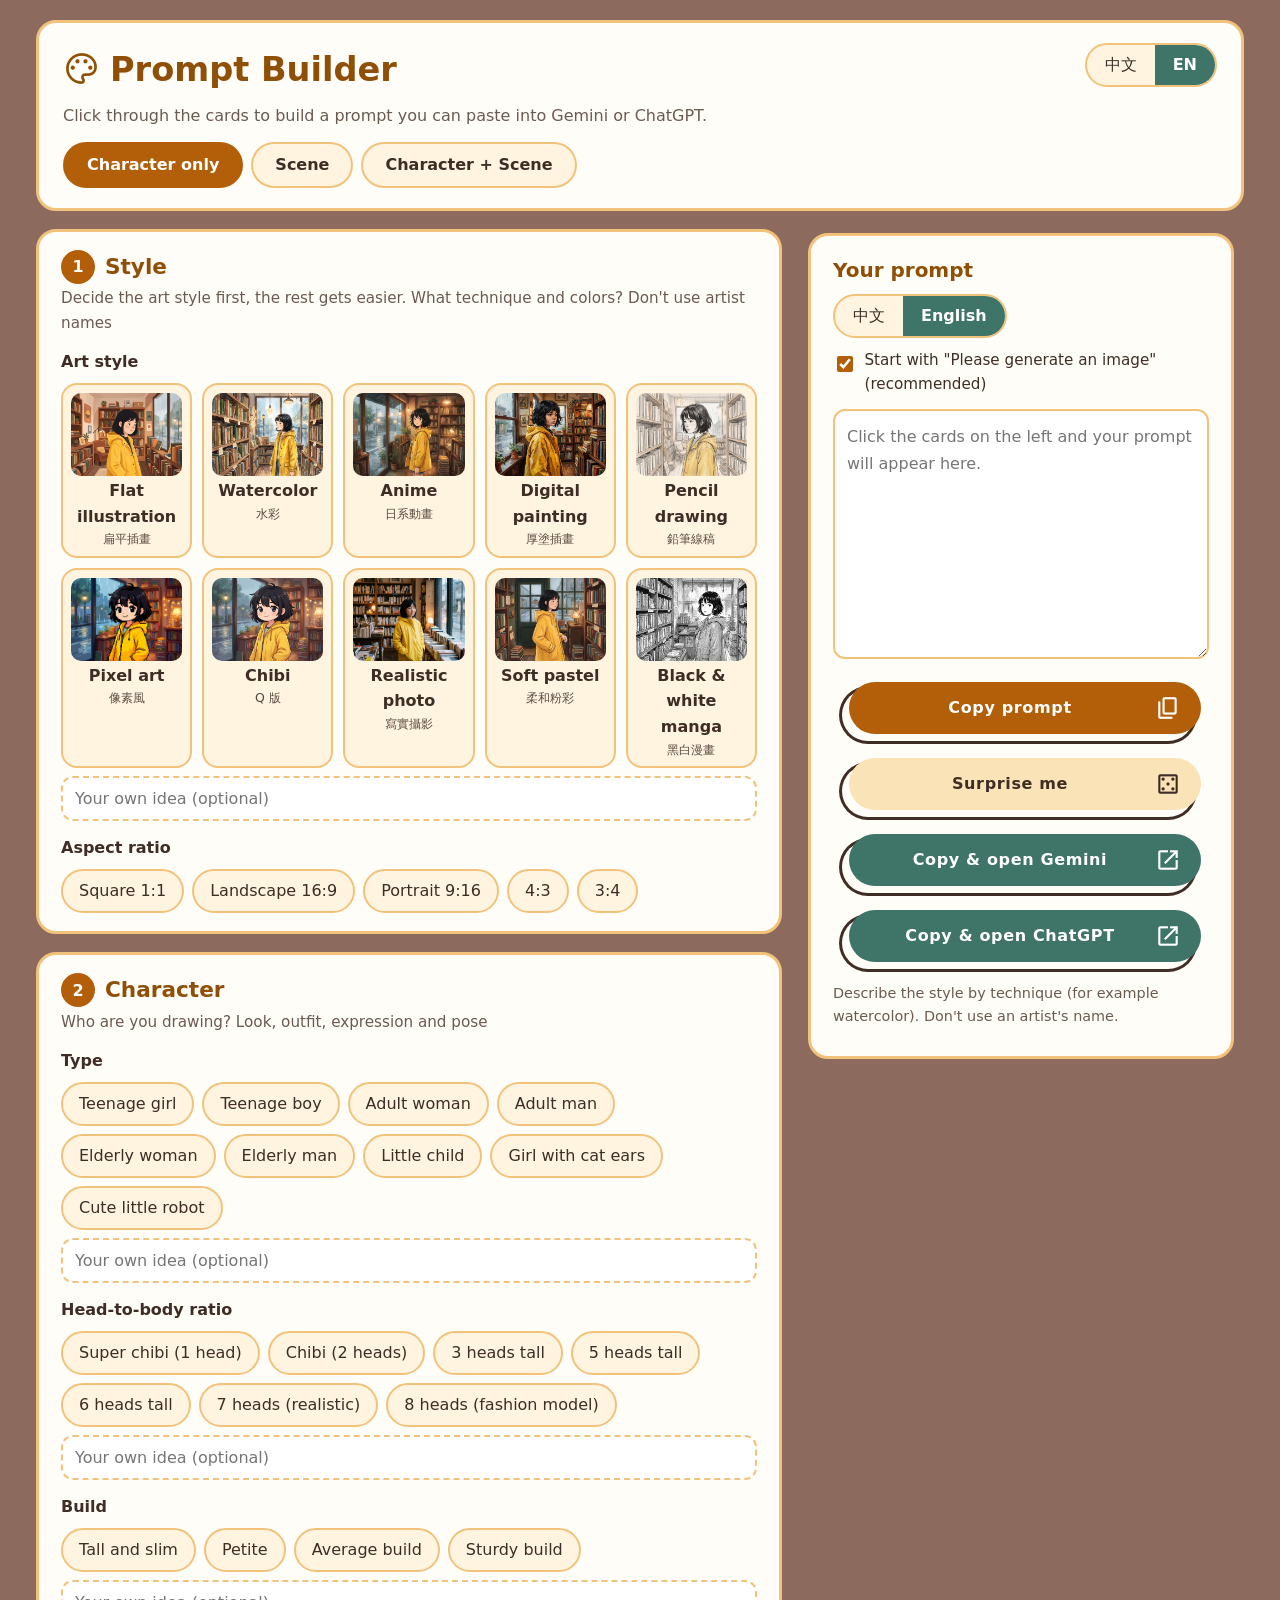
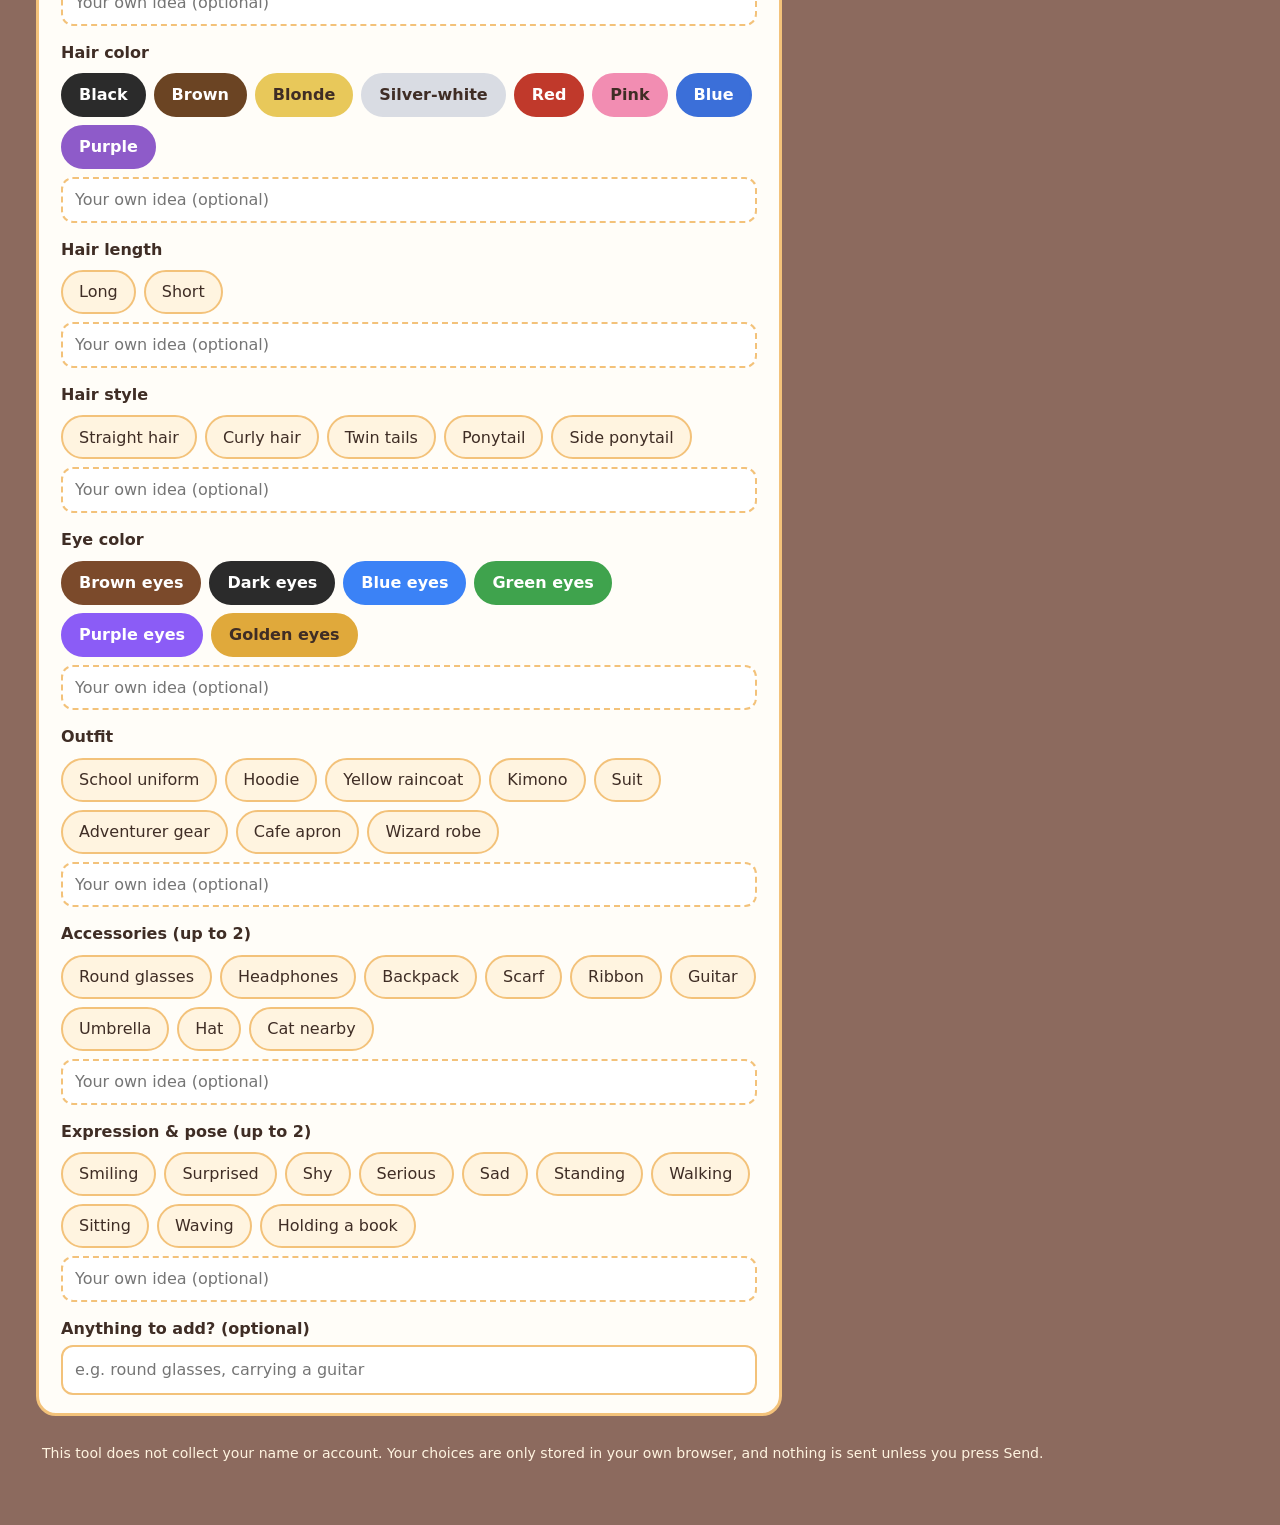
<file: index.html>
<!doctype html>
<html lang="zh-Hant">
<head>
<meta charset="utf-8">
<meta name="viewport" content="width=device-width, initial-scale=1">
<title>提示詞填空小工具</title>
<link rel="preconnect" href="https://fonts.googleapis.com">
<link rel="stylesheet" href="https://fonts.googleapis.com/css2?family=Material+Symbols+Outlined:opsz,wght,FILL,GRAD@24,400,0,0&icon_names=accessibility_new,arrow_downward,arrow_forward,arrow_upward,auto_awesome,brush,casino,chat,close,cloud,content_copy,contrast,crop_landscape,crop_square,dark_mode,directions_walk,edit,face,flare,grid_view,landscape,lightbulb,menu_book,movie,nightlife,open_in_new,palette,panorama,person,photo_camera,rotate_right,search,send,sentiment_satisfied,videocam,visibility,water_drop,wb_sunny,wb_twilight,window&display=block">
<style>
:root{
  --bg:#8C6A5E; --paper:#FFFDF8; --cream:#FFF4E0; --line:#F3C27A; --ink:#3F2D25; --sub:#6B5A50;
  --brown:#8F4F06; --orange:#B35F0A; --orange-soft:#FBE3B8; --teal:#3F7468; --red:#B5412F; --ok:#2F6E4C;
  --outline:#3F2D25;
}
*{box-sizing:border-box}
html{-webkit-text-size-adjust:100%}
body{margin:0;background:var(--bg);color:var(--ink);font-family:"Noto Sans TC","PingFang TC","Microsoft JhengHei",system-ui,sans-serif;line-height:1.6}
button,input,textarea{font:inherit;color:inherit}
button{cursor:pointer}
:focus-visible{outline:3px solid #1d4ed8;outline-offset:3px}

/* Material Symbols：字型載入成功才顯示，失敗就乾脆不顯示圖示 */
.mi{display:none;font-family:"Material Symbols Outlined";font-weight:400;font-style:normal;font-size:22px;line-height:1;letter-spacing:normal;text-transform:none;white-space:nowrap;direction:ltr;-webkit-font-feature-settings:"liga";font-feature-settings:"liga";-webkit-font-smoothing:antialiased}
html.mi-ready .mi{display:inline-block;vertical-align:middle}

.wrap{max-width:1240px;margin:0 auto;padding:20px 16px 60px}
header.top,.card,.box{background:var(--paper);border:3px solid var(--line);border-radius:20px;padding:18px 22px;margin-bottom:18px}
header.top{padding:20px 24px}
header.top h1{margin:0;font-size:clamp(1.5rem,3.4vw,2.1rem);color:var(--brown);display:flex;align-items:center;gap:10px}
header.top h1 .mi{font-size:1.1em}
header.top p{margin:6px 0 0;color:var(--sub)}
.tabs{display:flex;gap:8px;margin-top:14px;flex-wrap:wrap}
.tab{border:2px solid var(--line);background:var(--cream);border-radius:999px;padding:8px 22px;font-weight:700;min-height:44px}
.tab[aria-selected="true"]{background:var(--orange);border-color:var(--orange);color:#fff}
.layout{display:grid;grid-template-columns:minmax(0,1fr) 440px;gap:22px;align-items:start}
.panel{position:sticky;top:12px;max-height:calc(100vh - 24px);overflow:auto;padding:4px 10px 10px 4px}
.card h2{margin:0;font-size:1.35rem;color:var(--brown);display:flex;align-items:center;gap:10px}
.num{display:inline-grid;place-items:center;width:34px;height:34px;border-radius:50%;background:var(--orange);color:#fff;font-size:1rem}
.hint{margin:2px 0 10px;color:var(--sub);font-size:.95rem}
fieldset{border:0;margin:14px 0 0;padding:0;min-width:0}
legend{font-weight:700;margin-bottom:8px;padding:0}
.opts{display:flex;flex-wrap:wrap;gap:8px}
.toprow{display:flex;justify-content:space-between;align-items:flex-start;gap:12px;flex-wrap:wrap}
.chip.color{font-weight:700;text-shadow:none}
.chip.color.on{outline:4px solid var(--ink);outline-offset:2px}
.chip.color.on::before{content:"✓ "}

/* 選項：圓角膠囊、實線外框 */
.chip{border:2px solid var(--line);background:var(--cream);border-radius:999px;padding:6px 16px;min-height:44px}
.chip.on,.tile.on{background:var(--orange);border-color:var(--orange);color:#fff;font-weight:700}
.tiles{display:grid;grid-template-columns:repeat(auto-fill,minmax(118px,1fr));gap:10px}
.tile{display:flex;flex-direction:column;align-items:center;gap:2px;border:2px solid var(--line);background:var(--cream);border-radius:16px;padding:8px;text-align:center}
.thumb{display:grid;place-items:center;width:100%;aspect-ratio:4/3;border-radius:10px;background:#fff;overflow:hidden;color:var(--brown)}
.thumb .mi{font-size:44px}
.thumb img{width:100%;height:100%;object-fit:cover;display:block}
.thumb.has-img .mi{display:none!important}
.lbl{font-weight:700}
.sub{font-size:.78rem;opacity:.85;line-height:1.3}
.tile.on .sub{opacity:1}
.gcustom{display:block;width:100%;margin-top:8px;border:2px dashed var(--line);border-radius:12px;padding:8px 12px;background:#fff}
.gcustom:focus{border-style:solid}
.field{display:block;margin-top:14px}
.field span{display:block;font-weight:700;margin-bottom:4px}
.field input,.field textarea{width:100%;border:2px solid var(--line);border-radius:12px;padding:10px 12px;background:#fff}
.box h2{margin:0 0 8px;font-size:1.25rem;color:var(--brown)}
.seg{display:inline-flex;border:2px solid var(--line);border-radius:999px;overflow:hidden;background:var(--cream)}
.seg button{border:0;background:transparent;padding:6px 18px;min-height:40px}
.seg button[aria-pressed="true"]{background:var(--teal);color:#fff;font-weight:700}
#out{width:100%;min-height:250px;margin-top:12px;border:2px solid var(--line);border-radius:12px;padding:12px;background:#fff;resize:vertical;white-space:pre-wrap;line-height:1.7}
.row{display:flex;flex-wrap:wrap;gap:20px 26px;margin-top:16px;padding-left:8px}
.row.stack{flex-direction:column;align-items:stretch;gap:16px;padding-right:8px}

/* 動作按鈕：膠囊形實色，後面錯開一圈黑色外框，圖示在右邊 */
.btn{position:relative;display:inline-flex;align-items:center;justify-content:center;min-height:52px;padding:10px 30px;margin:0 0 8px 8px;border:0;border-radius:999px;font-weight:700;letter-spacing:.04em;text-decoration:none;color:#fff;
  box-shadow:-7px 7px 0 0 var(--paper),-7px 7px 0 3px var(--outline);transition:transform .08s,box-shadow .08s}
html.mi-ready .btn{padding-right:60px}
.btn .mi{position:absolute;right:20px;top:50%;transform:translateY(-50%);font-size:26px}
.btn:active{transform:translate(-3px,3px);box-shadow:-4px 4px 0 0 var(--paper),-4px 4px 0 3px var(--outline)}
.btn.primary{background:var(--orange)}
.btn.teal{background:var(--teal)}
.btn.ghost{background:var(--orange-soft);color:var(--ink)}
.btn[disabled]{opacity:.6;cursor:not-allowed}
.note{font-size:.9rem;color:var(--sub);margin:12px 0 0}
.miss{background:var(--orange-soft);border-radius:12px;padding:8px 12px;font-size:.92rem;margin-top:10px}
.check{display:flex;gap:8px;align-items:flex-start;margin-top:10px;font-size:.95rem}
.check input{margin-top:6px;width:20px;height:20px;accent-color:var(--orange)}
.status{margin-top:10px;font-weight:700}
.status.ok{color:var(--ok)} .status.err{color:var(--red)}
footer{color:#FFF4E0;font-size:.88rem;margin-top:8px;padding:0 6px}

/* 複製後跳出的小問卷 */
dialog#fbDialog{width:min(640px,calc(100vw - 24px));max-height:calc(100vh - 24px);overflow:auto;border:4px solid var(--line);border-radius:20px;background:var(--paper);color:var(--ink);padding:22px 24px}
dialog#fbDialog::backdrop{background:rgba(63,45,37,.6)}
dialog#fbDialog h2{margin:0 0 6px;color:var(--brown);font-size:1.3rem}
.fbpart{margin:18px 0 0;padding:6px 12px;border-radius:8px;background:var(--orange-soft);font-weight:700;color:var(--brown)}
.q{margin-top:14px}
.q p{margin:0 0 6px;font-weight:700}
.scale{display:grid;grid-template-columns:repeat(5,1fr);gap:6px}
.scale button,.pick button{border:2px solid var(--line);background:var(--cream);border-radius:12px;padding:8px 4px;min-height:44px}
.scale small{display:block;font-size:.72rem;opacity:.85}
.pick{display:flex;flex-wrap:wrap;gap:6px}
.pick button{padding:8px 16px;border-radius:999px}
.scale button[aria-pressed="true"],.pick button[aria-pressed="true"]{background:var(--teal);border-color:var(--teal);color:#fff;font-weight:700}
.fbtn{display:flex;flex-wrap:wrap;gap:16px 24px;margin-top:20px;padding-left:8px}
.fab{position:fixed;right:20px;bottom:24px;z-index:20}
.fab[hidden]{display:none}

/* 手機：提示詞區塊排在卡片後面，底部固定「複製、隨機」 */
.mobilebar{display:none}
@media (max-width:960px){
  .layout{grid-template-columns:1fr}
  .panel{position:static;max-height:none;padding:0}
  .wrap{padding-bottom:130px}
  .mobilebar{display:flex;justify-content:center;gap:14px 26px;position:fixed;left:0;right:0;bottom:0;padding:12px 18px 20px 26px;background:var(--paper);border-top:3px solid var(--line);z-index:10}
  .mobilebar .btn{flex:1;max-width:280px;margin-bottom:6px}
  .fab{bottom:96px}
}
@media (max-width:480px){.btn{letter-spacing:0}}
@media (prefers-reduced-motion:reduce){*{scroll-behavior:auto!important;transition:none!important}}

</style>
</head>
<body>
<div class="wrap">
  <header class="top">
    <div class="toprow">
      <h1><span class="mi">palette</span><span data-ui="h1"></span></h1>
      <div class="seg" role="group" aria-label="Interface language / 介面語言">
        <button type="button" id="uiZh" aria-pressed="true">中文</button>
        <button type="button" id="uiEn" aria-pressed="false">EN</button>
      </div>
    </div>
    <p data-ui="intro"></p>
    <div class="tabs" role="tablist">
      <button class="tab" role="tab" data-tab="person" aria-selected="true" data-ui="tabPerson"></button>
      <button class="tab" role="tab" data-tab="scene" aria-selected="false" data-ui="tabScene"></button>
      <button class="tab" role="tab" data-tab="both" aria-selected="false" data-ui="tabBoth"></button>
    </div>
  </header>

  <div class="layout">
    <main id="cards"></main>

    <aside class="panel">
      <section class="box">
        <h2 data-ui="outTitle"></h2>
        <div class="row" style="margin-top:0;align-items:center;padding-left:0">
          <div class="seg" role="group">
            <button type="button" id="langZh" aria-pressed="true" data-ui="langZh"></button>
            <button type="button" id="langEn" aria-pressed="false" data-ui="langEn"></button>
          </div>
        </div>
        <label class="check"><input type="checkbox" id="prefix" checked><span data-ui="prefixLabel"></span></label>
        <textarea id="out" readonly></textarea>
        <div id="miss" class="miss" hidden></div>
        <div id="transNote" class="miss" hidden data-ui="transNote"></div>
        <div class="row stack">
          <button type="button" class="btn primary" id="copy"><span class="mi">content_copy</span><span data-ui="btnCopy"></span></button>
          <button type="button" class="btn ghost" id="random"><span class="mi">casino</span><span data-ui="btnRandom"></span></button>
          <a class="btn teal" id="openGemini" href="https://gemini.google.com/app" target="_blank" rel="noopener noreferrer"><span class="mi">open_in_new</span><span data-ui="btnGemini"></span></a>
          <a class="btn teal" id="openGpt" href="https://chatgpt.com/" target="_blank" rel="noopener noreferrer"><span class="mi">open_in_new</span><span data-ui="btnGpt"></span></a>
        </div>
        <p class="note" data-ui="tip"></p>
        <div id="copyStatus" class="status" role="status" aria-live="polite"></div>
      </section>
    </aside>
  </div>
  <footer data-ui="footer"></footer>
</div>

<div class="mobilebar">
  <button type="button" class="btn primary" id="copyM"><span class="mi">content_copy</span><span data-ui="btnCopy"></span></button>
  <button type="button" class="btn ghost" id="randomM"><span class="mi">casino</span><span data-ui="btnRandom"></span></button>
</div>

<button type="button" class="btn primary fab" id="fbFab" hidden><span class="mi">chat</span><span data-ui="btnReopen"></span></button>

<dialog id="fbDialog" aria-labelledby="fbTitle">
  <form id="fbForm" novalidate>
    <h2 id="fbTitle" data-ui="modalTitle"></h2>
    <p class="note" data-ui="modalIntro"></p>
    <p class="note" data-ui="fbNote"></p>

    <p class="fbpart" data-ui="fbPart1"></p>
    <div class="q"><p data-ui="qWait"></p><div class="pick" id="qChange" role="group"></div></div>
    <div class="q"><p data-ui="q1"></p><div class="scale" id="qHelpful" role="group"></div></div>

    <p class="fbpart" data-ui="fbPart2"></p>
    <div class="q"><p data-ui="q2"></p><div class="pick" id="qWorked" role="group"></div></div>
    <div class="q"><p data-ui="q3"></p><div class="pick" id="qAi" role="group"></div></div>
    <label class="field"><span data-ui="q4"></span><textarea id="qComment" rows="3" maxlength="600" data-ui-ph="q4Ph"></textarea></label>
    <label class="check"><input type="checkbox" id="qSendPrompt"><span data-ui="consent"></span></label>

    <div class="fbtn">
      <button type="submit" class="btn primary" id="fbSubmit"><span class="mi">send</span><span data-ui="submit"></span></button>
      <button type="button" class="btn ghost" id="fbLater"><span class="mi">close</span><span data-ui="btnLater"></span></button>
    </div>
    <div id="fbStatus" class="status" role="status" aria-live="polite"></div>
  </form>
</dialog>

<script>
'use strict';
/* ===== 老師設定區（回收學生的小問卷）=====
   不用 Google 表單。把下面三項依你選的服務填好（步驟請看 README.md）：
   - Web3Forms：ENDPOINT 'https://api.web3forms.com/submit'，EXTRA 填 { access_key: '你的金鑰', subject: '提示詞工具回饋' }
   - Formspree：ENDPOINT 'https://formspree.io/f/你的代號'
   - Supabase：ENDPOINT 'https://專案.supabase.co/rest/v1/feedback'，HEADERS 填 apikey 與 Authorization
   沒填 ENDPOINT 的話，學生按「送出」只會看到提示，不會真的傳送。 */
const CONFIG = {
  ENDPOINT: 'https://api.web3forms.com/submit',
  HEADERS: {},
  EXTRA: { access_key: '6b141ce7-a34b-4608-98ea-0edbdde5c45f', subject: '提示詞工具回饋' }
};

const DATA = {"cards": [{"key": "subject", "title": "人物", "titleEn": "Character", "hint": "畫誰？外觀、服裝、表情動作", "hintEn": "Who are you drawing? Look, outfit, expression and pose", "text": {"key": "extra", "label": "想再補充什麼？（選填）", "labelEn": "Anything to add? (optional)", "placeholder": "例：戴著圓框眼鏡、背著吉他", "placeholderEn": "e.g. round glasses, carrying a guitar"}, "groups": [{"key": "type", "label": "類型", "labelEn": "Type", "mode": "single", "max": 1, "view": "chip", "opts": [{"id": "girl", "zh": "少女", "en": "a teenage girl", "icon": "", "labelEn": "Teenage girl"}, {"id": "boy", "zh": "少年", "en": "a teenage boy", "icon": "", "labelEn": "Teenage boy"}, {"id": "woman", "zh": "成年女性", "en": "an adult woman", "icon": "", "labelEn": "Adult woman"}, {"id": "man", "zh": "成年男性", "en": "an adult man", "icon": "", "labelEn": "Adult man"}, {"id": "grandma", "zh": "老奶奶", "en": "an elderly woman", "icon": "", "labelEn": "Elderly woman"}, {"id": "grandpa", "zh": "老爺爺", "en": "an elderly man", "icon": "", "labelEn": "Elderly man"}, {"id": "child", "zh": "小孩", "en": "a little child", "icon": "", "labelEn": "Little child"}, {"id": "catgirl", "zh": "貓耳少女", "en": "a girl with cat ears", "icon": "", "labelEn": "Girl with cat ears"}, {"id": "robot", "zh": "小機器人", "en": "a cute little robot", "icon": "", "labelEn": "Cute little robot"}], "custom": true}, {"key": "proportion", "label": "頭身比", "labelEn": "Head-to-body ratio", "mode": "single", "max": 1, "view": "chip", "opts": [{"id": "pr_1", "zh": "1 頭身（超 Q 版）", "en": "super-deformed chibi, 1 head tall", "icon": "", "labelEn": "Super chibi (1 head)"}, {"id": "pr_2", "zh": "2 頭身（Q 版）", "en": "chibi, 2 heads tall", "icon": "", "labelEn": "Chibi (2 heads)"}, {"id": "pr_3", "zh": "3 頭身", "en": "3 heads tall, cute stylized proportions", "icon": "", "labelEn": "3 heads tall"}, {"id": "pr_5", "zh": "5 頭身", "en": "5 heads tall proportions", "icon": "", "labelEn": "5 heads tall"}, {"id": "pr_6", "zh": "6 頭身", "en": "6 heads tall proportions", "icon": "", "labelEn": "6 heads tall"}, {"id": "pr_7", "zh": "7 頭身（寫實比例）", "en": "7 heads tall, realistic proportions", "icon": "", "labelEn": "7 heads (realistic)"}, {"id": "pr_8", "zh": "8 頭身（模特兒比例）", "en": "8 heads tall, fashion model proportions", "icon": "", "labelEn": "8 heads (fashion model)"}], "custom": true}, {"key": "build", "label": "體型", "labelEn": "Build", "mode": "single", "max": 1, "view": "chip", "opts": [{"id": "b_slim", "zh": "瘦高", "en": "tall and slim", "icon": "", "labelEn": "Tall and slim"}, {"id": "b_petite", "zh": "嬌小", "en": "petite", "icon": "", "labelEn": "Petite"}, {"id": "b_avg", "zh": "普通體型", "en": "average build", "icon": "", "labelEn": "Average build"}, {"id": "b_sturdy", "zh": "壯碩", "en": "sturdy build", "icon": "", "labelEn": "Sturdy build"}], "custom": true}, {"key": "hairColor", "label": "髮色", "labelEn": "Hair color", "mode": "single", "max": 1, "view": "chip", "opts": [{"id": "hc_black", "zh": "黑色", "en": "black", "icon": "", "labelEn": "Black", "color": "#2B2B2B"}, {"id": "hc_brown", "zh": "咖啡色", "en": "brown", "icon": "", "labelEn": "Brown", "color": "#6B4423"}, {"id": "hc_blonde", "zh": "金色", "en": "blonde", "icon": "", "labelEn": "Blonde", "color": "#E8C85A"}, {"id": "hc_silver", "zh": "銀白色", "en": "silver-white", "icon": "", "labelEn": "Silver-white", "color": "#D9DCE3"}, {"id": "hc_red", "zh": "紅色", "en": "red", "icon": "", "labelEn": "Red", "color": "#C0392B"}, {"id": "hc_pink", "zh": "粉紅色", "en": "pink", "icon": "", "labelEn": "Pink", "color": "#F28DB2"}, {"id": "hc_blue", "zh": "藍色", "en": "blue", "icon": "", "labelEn": "Blue", "color": "#3B6FD9"}, {"id": "hc_purple", "zh": "紫色", "en": "purple", "icon": "", "labelEn": "Purple", "color": "#8E5BC9"}], "custom": true}, {"key": "hairLength", "label": "髮長", "labelEn": "Hair length", "mode": "single", "max": 1, "view": "chip", "opts": [{"id": "hl_long", "zh": "長髮", "en": "long", "icon": "", "labelEn": "Long"}, {"id": "hl_short", "zh": "短髮", "en": "short", "icon": "", "labelEn": "Short"}], "custom": true}, {"key": "hairStyle", "label": "髮型", "labelEn": "Hair style", "mode": "single", "max": 1, "view": "chip", "opts": [{"id": "hs_straight", "zh": "直髮", "en": "straight hair", "icon": "", "labelEn": "Straight hair"}, {"id": "hs_curly", "zh": "捲髮", "en": "curly hair", "icon": "", "labelEn": "Curly hair"}, {"id": "hs_twin", "zh": "雙馬尾", "en": "twin tails", "icon": "", "labelEn": "Twin tails"}, {"id": "hs_pony", "zh": "單馬尾", "en": "a ponytail", "icon": "", "labelEn": "Ponytail"}, {"id": "hs_side", "zh": "側馬尾", "en": "a side ponytail", "icon": "", "labelEn": "Side ponytail"}], "custom": true}, {"key": "eyes", "label": "眼睛顏色", "labelEn": "Eye color", "mode": "single", "max": 1, "view": "chip", "opts": [{"id": "e_brown", "zh": "咖啡色眼睛", "en": "brown eyes", "icon": "", "labelEn": "Brown eyes", "color": "#7B4A2B"}, {"id": "e_black", "zh": "黑色眼睛", "en": "dark eyes", "icon": "", "labelEn": "Dark eyes", "color": "#2B2B2B"}, {"id": "e_blue", "zh": "藍色眼睛", "en": "blue eyes", "icon": "", "labelEn": "Blue eyes", "color": "#3B82F6"}, {"id": "e_green", "zh": "綠色眼睛", "en": "green eyes", "icon": "", "labelEn": "Green eyes", "color": "#3FA34D"}, {"id": "e_purple", "zh": "紫色眼睛", "en": "purple eyes", "icon": "", "labelEn": "Purple eyes", "color": "#8B5CF6"}, {"id": "e_gold", "zh": "金色眼睛", "en": "golden eyes", "icon": "", "labelEn": "Golden eyes", "color": "#E0A93B"}], "custom": true}, {"key": "outfit", "label": "服裝", "labelEn": "Outfit", "mode": "single", "max": 1, "view": "chip", "opts": [{"id": "out_uni", "zh": "穿學生制服", "en": "wearing a school uniform", "icon": "", "labelEn": "School uniform"}, {"id": "out_hood", "zh": "穿連帽衛衣", "en": "wearing a hoodie", "icon": "", "labelEn": "Hoodie"}, {"id": "out_rain", "zh": "穿黃色雨衣", "en": "wearing a yellow raincoat", "icon": "", "labelEn": "Yellow raincoat"}, {"id": "out_kimono", "zh": "穿和服", "en": "wearing a kimono", "icon": "", "labelEn": "Kimono"}, {"id": "out_suit", "zh": "穿西裝", "en": "wearing a suit", "icon": "", "labelEn": "Suit"}, {"id": "out_adv", "zh": "穿冒險者裝備", "en": "wearing adventurer gear", "icon": "", "labelEn": "Adventurer gear"}, {"id": "out_apron", "zh": "穿咖啡店圍裙", "en": "wearing a cafe apron", "icon": "", "labelEn": "Cafe apron"}, {"id": "out_robe", "zh": "穿魔法師長袍", "en": "wearing a wizard robe", "icon": "", "labelEn": "Wizard robe"}], "custom": true}, {"key": "accessory", "label": "配件（最多選 2 個）", "labelEn": "Accessories (up to 2)", "mode": "multi", "max": 2, "view": "chip", "opts": [{"id": "acc_glasses", "zh": "圓框眼鏡", "en": "round glasses", "icon": "", "labelEn": "Round glasses"}, {"id": "acc_head", "zh": "耳機", "en": "headphones", "icon": "", "labelEn": "Headphones"}, {"id": "acc_bag", "zh": "背包", "en": "a backpack", "icon": "", "labelEn": "Backpack"}, {"id": "acc_scarf", "zh": "圍巾", "en": "a scarf", "icon": "", "labelEn": "Scarf"}, {"id": "acc_ribbon", "zh": "蝴蝶結", "en": "a ribbon", "icon": "", "labelEn": "Ribbon"}, {"id": "acc_guitar", "zh": "吉他", "en": "carrying a guitar", "icon": "", "labelEn": "Guitar"}, {"id": "acc_umb", "zh": "雨傘", "en": "holding an umbrella", "icon": "", "labelEn": "Umbrella"}, {"id": "acc_hat", "zh": "帽子", "en": "wearing a hat", "icon": "", "labelEn": "Hat"}, {"id": "acc_cat", "zh": "身邊有一隻貓", "en": "with a cat beside them", "icon": "", "labelEn": "Cat nearby"}], "custom": true}, {"key": "mood", "label": "表情與動作（最多選 2 個）", "labelEn": "Expression & pose (up to 2)", "mode": "multi", "max": 2, "view": "chip", "opts": [{"id": "m_smile", "zh": "微笑", "en": "smiling", "icon": "", "labelEn": "Smiling"}, {"id": "m_surprise", "zh": "驚訝", "en": "looking surprised", "icon": "", "labelEn": "Surprised"}, {"id": "m_shy", "zh": "害羞", "en": "looking shy", "icon": "", "labelEn": "Shy"}, {"id": "m_serious", "zh": "認真", "en": "with a serious expression", "icon": "", "labelEn": "Serious"}, {"id": "m_sad", "zh": "難過", "en": "looking sad", "icon": "", "labelEn": "Sad"}, {"id": "m_stand", "zh": "站著", "en": "standing", "icon": "", "labelEn": "Standing"}, {"id": "m_walk", "zh": "走路", "en": "walking", "icon": "", "labelEn": "Walking"}, {"id": "m_sit", "zh": "坐著", "en": "sitting", "icon": "", "labelEn": "Sitting"}, {"id": "m_wave", "zh": "揮手", "en": "waving", "icon": "", "labelEn": "Waving"}, {"id": "m_book", "zh": "拿著書", "en": "holding a book", "icon": "", "labelEn": "Holding a book"}], "custom": true}], "num": 1}, {"key": "scene", "title": "場景", "titleEn": "Scene", "hint": "在哪裡？什麼天氣、時間？", "hintEn": "Where? What weather and time?", "text": {"key": "placeText", "label": "或自己寫一個地點（選填）", "labelEn": "Or write your own place (optional)", "placeholder": "例：山上的小木屋", "placeholderEn": "e.g. a cabin in the mountains"}, "groups": [{"key": "place", "label": "地點", "labelEn": "Place", "mode": "single", "max": 1, "view": "chip", "opts": [{"id": "p_book", "zh": "雨天的小書店", "en": "in a small bookstore on a rainy day", "icon": "", "labelEn": "Small bookstore on a rainy day"}, {"id": "p_class", "zh": "教室", "en": "in a classroom", "icon": "", "labelEn": "Classroom"}, {"id": "p_market", "zh": "熱鬧的夜市", "en": "at a lively night market", "icon": "", "labelEn": "Lively night market"}, {"id": "p_forest", "zh": "森林", "en": "in a forest", "icon": "", "labelEn": "Forest"}, {"id": "p_sea", "zh": "海邊", "en": "at the seaside", "icon": "", "labelEn": "Seaside"}, {"id": "p_cafe", "zh": "咖啡廳", "en": "in a cozy cafe", "icon": "", "labelEn": "Cozy cafe"}, {"id": "p_street", "zh": "城市街頭", "en": "on a city street", "icon": "", "labelEn": "City street"}, {"id": "p_stars", "zh": "星空下", "en": "under a starry sky", "icon": "", "labelEn": "Starry sky"}, {"id": "p_white", "zh": "純白背景（角色設定圖）", "en": "on a plain white background, character design sheet", "icon": "", "labelEn": "Plain white background (character sheet)"}], "custom": false}], "num": 2}, {"key": "camera", "title": "鏡頭", "titleEn": "Camera", "hint": "距離多遠？從哪個角度看？", "hintEn": "How far away? From which angle?", "text": null, "groups": [{"key": "distance", "label": "距離", "labelEn": "Distance", "mode": "single", "max": 1, "view": "tile", "opts": [{"id": "d_long", "zh": "遠景", "en": "long shot", "icon": "landscape", "labelEn": "Long shot"}, {"id": "d_full", "zh": "全身", "en": "full shot", "icon": "accessibility_new", "labelEn": "Full shot"}, {"id": "d_mid", "zh": "半身", "en": "medium shot", "icon": "person", "labelEn": "Medium shot"}, {"id": "d_close", "zh": "近拍", "en": "close-up", "icon": "face", "labelEn": "Close-up"}, {"id": "d_extreme", "zh": "特寫", "en": "extreme close-up", "icon": "visibility", "labelEn": "Extreme close-up"}], "tabs": ["both"], "custom": true}, {"key": "sceneDistance", "label": "距離", "labelEn": "Distance", "mode": "single", "max": 1, "view": "tile", "opts": [{"id": "sd_ext", "zh": "極遠景", "en": "extreme long shot, vast view", "icon": "landscape", "labelEn": "Extreme wide shot"}, {"id": "sd_estab", "zh": "全景", "en": "establishing shot of the whole place", "icon": "panorama", "labelEn": "Establishing shot"}, {"id": "sd_mid", "zh": "中景", "en": "medium shot of one area", "icon": "crop_landscape", "labelEn": "Medium shot"}, {"id": "sd_object", "zh": "物件特寫", "en": "extreme close-up of a single object", "icon": "search", "labelEn": "Object close-up"}], "tabs": ["scene"], "custom": true}, {"key": "angle", "label": "角度", "labelEn": "Angle", "mode": "single", "max": 1, "view": "tile", "opts": [{"id": "a_eye", "zh": "平視", "en": "eye-level angle", "icon": "arrow_forward", "labelEn": "Eye-level angle"}, {"id": "a_high", "zh": "俯角", "en": "high angle shot, from above", "icon": "arrow_downward", "labelEn": "High angle (from above)"}, {"id": "a_low", "zh": "仰角", "en": "low angle shot, from below", "icon": "arrow_upward", "labelEn": "Low angle (from below)"}, {"id": "a_pov", "zh": "第一人稱", "en": "point-of-view shot", "icon": "videocam", "labelEn": "Point of view"}, {"id": "a_dutch", "zh": "斜角構圖", "en": "Dutch angle", "icon": "rotate_right", "labelEn": "Dutch angle (tilted)"}, {"id": "a_back", "zh": "背影", "en": "from behind", "icon": "directions_walk", "labelEn": "From behind"}], "custom": true}], "num": 3}, {"key": "light", "title": "光影", "titleEn": "Lighting", "hint": "什麼樣的光？（最多選 2 個）", "hintEn": "What kind of light? (choose up to 2)", "text": null, "groups": [{"key": "light", "label": "光影", "labelEn": "Lighting (up to 2)", "mode": "multi", "max": 2, "view": "tile", "opts": [{"id": "l_soft", "zh": "柔光", "en": "soft lighting", "icon": "cloud", "labelEn": "Soft lighting"}, {"id": "l_back", "zh": "逆光", "en": "backlighting", "icon": "contrast", "labelEn": "Backlighting"}, {"id": "l_cine", "zh": "電影燈光", "en": "cinematic lighting", "icon": "movie", "labelEn": "Cinematic lighting"}, {"id": "l_rays", "zh": "耶穌光", "en": "god rays", "icon": "flare", "labelEn": "God rays"}, {"id": "l_hard", "zh": "艷陽強陰影", "en": "hard shadows", "icon": "wb_sunny", "labelEn": "Hard shadows"}, {"id": "l_studio", "zh": "攝影棚光", "en": "studio lighting", "icon": "lightbulb", "labelEn": "Studio lighting"}, {"id": "l_neon", "zh": "霓虹光", "en": "neon glow", "icon": "nightlife", "labelEn": "Neon glow"}, {"id": "l_window", "zh": "窗外射入的光", "en": "volumetric light through the window", "icon": "window", "labelEn": "Light through the window"}, {"id": "l_golden", "zh": "夕陽金色光", "en": "golden hour light", "icon": "wb_twilight", "labelEn": "Golden hour"}, {"id": "l_night", "zh": "夜晚微光", "en": "faint glowing light in the dark", "icon": "dark_mode", "labelEn": "Faint glow in the dark"}], "custom": true}], "num": 4}, {"key": "style", "title": "風格", "titleEn": "Style", "hint": "先決定畫風，後面的選擇會比較好想。什麼畫法、色調？不要填畫家名字喔", "hintEn": "Decide the art style first, the rest gets easier. What technique and colors? Don't use artist names", "text": null, "groups": [{"key": "style", "label": "畫法", "labelEn": "Art style", "mode": "single", "max": 1, "view": "tile", "opts": [{"id": "s_flat", "zh": "扁平插畫", "en": "flat illustration", "icon": "crop_square", "labelEn": "Flat illustration"}, {"id": "s_water", "zh": "水彩", "en": "watercolor painting", "icon": "water_drop", "labelEn": "Watercolor"}, {"id": "s_anime", "zh": "日系動畫", "en": "Japanese anime style", "icon": "auto_awesome", "labelEn": "Anime"}, {"id": "s_paint", "zh": "厚塗插畫", "en": "digital painting with rich brush strokes", "icon": "brush", "labelEn": "Digital painting"}, {"id": "s_pencil", "zh": "鉛筆線稿", "en": "pencil line drawing", "icon": "edit", "labelEn": "Pencil drawing"}, {"id": "s_pixel", "zh": "像素風", "en": "pixel art", "icon": "grid_view", "labelEn": "Pixel art"}, {"id": "s_chibi", "zh": "Q 版", "en": "chibi style", "icon": "sentiment_satisfied", "tabs": ["person", "both"], "labelEn": "Chibi"}, {"id": "s_photo", "zh": "寫實攝影", "en": "realistic photo", "icon": "photo_camera", "labelEn": "Realistic photo"}, {"id": "s_pastel", "zh": "柔和粉彩", "en": "soft pastel colors", "icon": "palette", "labelEn": "Soft pastel"}, {"id": "s_manga", "zh": "黑白漫畫", "en": "black and white manga with screentones", "icon": "menu_book", "labelEn": "Black & white manga"}], "custom": true}, {"key": "ratio", "label": "畫面比例", "labelEn": "Aspect ratio", "mode": "single", "max": 1, "view": "chip", "opts": [{"id": "r_11", "zh": "1:1 正方形", "en": "1:1 square", "icon": "", "labelEn": "Square 1:1"}, {"id": "r_169", "zh": "16:9 橫式", "en": "16:9 landscape", "icon": "", "labelEn": "Landscape 16:9"}, {"id": "r_916", "zh": "9:16 直式", "en": "9:16 portrait", "icon": "", "labelEn": "Portrait 9:16"}, {"id": "r_43", "zh": "4:3", "en": "4:3", "icon": "", "labelEn": "4:3"}, {"id": "r_34", "zh": "3:4", "en": "3:4", "icon": "", "labelEn": "3:4"}], "custom": false}], "num": 5}, {"key": "avoid", "title": "不要什麼", "titleEn": "Avoid", "hint": "想避開的東西（可多選）", "hintEn": "Things to keep out of the picture (choose any)", "text": {"key": "avoidText", "label": "其他不要的東西（選填）", "labelEn": "Anything else to avoid? (optional)", "placeholder": "例：不要下雨", "placeholderEn": "e.g. no rain"}, "groups": [{"key": "avoid", "label": "不要出現", "labelEn": "Keep out of the picture", "mode": "multi", "max": 8, "view": "chip", "opts": [{"id": "v_text", "zh": "文字", "en": "text", "icon": "", "labelEn": "Text"}, {"id": "v_wm", "zh": "浮水印", "en": "watermark", "icon": "", "labelEn": "Watermark"}, {"id": "v_sign", "zh": "簽名", "en": "signature", "icon": "", "labelEn": "Signature"}, {"id": "v_blur", "zh": "模糊", "en": "blur", "icon": "", "labelEn": "Blur"}, {"id": "v_lowres", "zh": "低解析度", "en": "low resolution", "icon": "", "labelEn": "Low resolution"}, {"id": "v_fingers", "zh": "多餘的手指", "en": "extra fingers", "icon": "", "labelEn": "Extra fingers"}, {"id": "v_hands", "zh": "變形的手", "en": "deformed hands", "icon": "", "labelEn": "Deformed hands"}, {"id": "v_limbs", "zh": "多餘的肢體", "en": "extra limbs", "icon": "", "labelEn": "Extra limbs"}], "custom": false}], "num": 6}], "defaults": {"avoid": ["v_text", "v_wm"]}, "ui": {"zh": {"pageTitle": "提示詞填空小工具", "h1": "提示詞填空小工具", "intro": "一格一格點選，組出貼給 Gemini 或 ChatGPT 生圖的提示詞。", "tabPerson": "單純人物", "tabScene": "場景", "tabBoth": "人物＋場景", "outTitle": "你的提示詞", "langZh": "中文", "langEn": "English", "prefixLabel": "開頭加上「請幫我生成一張圖片」（建議開著）", "outPlaceholder": "在左邊點選卡片，提示詞就會出現在這裡。", "btnCopy": "複製提示詞", "btnGemini": "複製並開啟 Gemini", "btnGpt": "複製並開啟 ChatGPT", "btnRandom": "隨機幫我填", "tip": "風格請用「畫法」描述，不要填畫家的名字。", "missPrefix": "還沒選：", "missSuffix": "（沒選也可以，AI 會自己決定）", "missNames": ["人物類型", "場景", "鏡頭距離", "鏡頭角度", "光影", "風格"], "copyOk": "已複製！到 AI 的對話框貼上就可以了。", "copyEmpty": "還沒有內容可以複製，先在左邊點選幾個選項吧。", "copyFail": "複製失敗，請手動選取上面的文字複製。", "headZh": "請幫我生成一張圖片。", "headEn": "Please generate an image.", "labZh": ["主體", "場景", "鏡頭", "光影", "風格", "畫面比例", "不要出現"], "labEn": ["Subject", "Setting", "Camera", "Lighting", "Style", "Aspect ratio", "Avoid"], "hairWord": "頭髮", "customPh": "自己設定（選填）", "transNote": "英文版裡你自己寫的字會維持中文（Gemini、ChatGPT 看得懂）。用電腦版 Chrome 可以自動翻成英文。", "modalTitle": "提示詞複製好了！等 AI 生圖的時候，來回答幾個小問題吧", "modalIntro": "先到 Gemini 或 ChatGPT 貼上提示詞、按下生圖。等圖片出來的空檔，可以先回答下面第一部分。", "fbPart1": "現在就可以回答", "fbPart2": "圖片出來後再回答（可以先關掉，之後按右下角的按鈕回來）", "qWait": "想一想：看到圖之後，你最想改哪一格？", "qWaitOpts": ["風格", "人物", "場景", "鏡頭", "光影", "不要什麼", "都滿意"], "btnLater": "先收起來，等圖出來再回來", "btnReopen": "回答小問卷", "fbNote": "不用寫名字，不想填也沒關係。", "q1": "① 這個提示詞工具對你有幫助嗎？", "q1Opts": ["完全沒有", "不太有", "普通", "有幫助", "非常有"], "q2": "② 生出來的圖，有達到你想要的效果嗎？", "q2Opts": ["完美達到", "大致達到", "有一點落差", "沒有達到", "還沒去生圖"], "q3": "③ 你用哪個 AI 生圖？", "q3Opts": ["Gemini", "ChatGPT", "其他"], "q4": "④ 哪裡好用？哪裡需要改進？（選填）", "q4Ph": "例如：鏡頭選項很清楚，但我想要更多服裝選擇", "consent": "我同意把剛剛組出的提示詞一起送給老師（選填，方便老師看哪裡可以改進）", "submit": "送出感想", "fbNeedQ1": "請先回答第 ① 題（有沒有幫助）。", "fbNoForm": "老師還沒有設定回收表單，這次感想沒有送出。（設定方法請看 README.md）", "fbOk": "已送出，謝謝你的感想！", "fbErr": "送出失敗，請檢查網路後再試一次。", "footer": "這個工具不會蒐集你的姓名或帳號。你選的內容只存在你自己的瀏覽器裡；只有你按「送出感想」才會把感想送出。"}, "en": {"pageTitle": "Prompt Builder", "h1": "Prompt Builder", "intro": "Click through the cards to build a prompt you can paste into Gemini or ChatGPT.", "tabPerson": "Character only", "tabScene": "Scene", "tabBoth": "Character + Scene", "outTitle": "Your prompt", "langZh": "中文", "langEn": "English", "prefixLabel": "Start with \"Please generate an image\" (recommended)", "outPlaceholder": "Click the cards on the left and your prompt will appear here.", "btnCopy": "Copy prompt", "btnGemini": "Copy & open Gemini", "btnGpt": "Copy & open ChatGPT", "btnRandom": "Surprise me", "tip": "Describe the style by technique (for example watercolor). Don't use an artist's name.", "missPrefix": "Not chosen yet:", "missSuffix": "(optional, the AI will decide)", "missNames": ["Character type", "Scene", "Shot distance", "Camera angle", "Lighting", "Style"], "copyOk": "Copied! Paste it into your AI chat.", "copyEmpty": "Nothing to copy yet. Click a few options on the left first.", "copyFail": "Copy failed. Please select the text above and copy it yourself.", "headZh": "請幫我生成一張圖片。", "headEn": "Please generate an image.", "labZh": ["主體", "場景", "鏡頭", "光影", "風格", "畫面比例", "不要出現"], "labEn": ["Subject", "Setting", "Camera", "Lighting", "Style", "Aspect ratio", "Avoid"], "hairWord": "hair", "customPh": "Your own idea (optional)", "transNote": "Text you wrote yourself stays in its original language in the English prompt (Gemini and ChatGPT can read Chinese). Desktop Chrome can translate it to English automatically.", "modalTitle": "Prompt copied! While the AI draws, answer a few quick questions", "modalIntro": "Paste the prompt into Gemini or ChatGPT and start generating. While you wait for the picture, you can answer Part 1 below.", "fbPart1": "Part 1: answer now", "fbPart2": "Part 2: answer when the picture is ready (you can close this and come back with the button at the bottom right)", "qWait": "Think: after you see the picture, which card would you change first?", "qWaitOpts": ["Style", "Character", "Scene", "Camera", "Lighting", "Avoid", "Happy with all"], "btnLater": "Close for now, come back when the picture is ready", "btnReopen": "Answer the survey", "fbNote": "No name needed. It is fine to skip any question.", "q1": "① Did this tool help you?", "q1Opts": ["Not at all", "A little", "So-so", "Helpful", "Very helpful"], "q2": "② Did the picture turn out the way you wanted?", "q2Opts": ["Perfect", "Mostly", "A bit different", "Not at all", "Haven't generated yet"], "q3": "③ Which AI did you use?", "q3Opts": ["Gemini", "ChatGPT", "Other"], "q4": "④ What worked well? What should be improved? (optional)", "q4Ph": "e.g. The camera options were clear, but I want more outfit choices", "consent": "I agree to send the prompt I just made to the teacher (optional, helps improve the tool)", "submit": "Send", "fbNeedQ1": "Please answer question ① first (was it helpful?).", "fbNoForm": "The survey is not set up yet, so nothing was sent. (See README.md)", "fbOk": "Sent. Thank you!", "fbErr": "Could not send. Please check your connection and try again.", "footer": "This tool does not collect your name or account. Your choices are only stored in your own browser, and nothing is sent unless you press Send."}}};
const ZH = DATA.ui.zh;   /* 提示詞本身的固定文字、問卷送出的值，一律用中文那一份 */
const STORE = 'prompt-tool-person-v1';

const GROUPS = {};
DATA.cards.forEach(c => c.groups.forEach(g => { GROUPS[g.key] = g; }));

/* 三個分頁各自顯示哪幾張卡片；選的內容三個分頁共用 */
const TAB_CARDS = {
  person: ['style', 'subject'],
  scene: ['style', 'scene', 'camera', 'light', 'avoid'],
  both: ['style', 'subject', 'scene', 'camera', 'light', 'avoid']
};
function visibleCards() { return TAB_CARDS[state.tab].map(k => DATA.cards.find(c => c.key === k)).filter(Boolean); }
function groupVisible(g) { return !g.tabs || g.tabs.indexOf(state.tab) >= 0; }
function optVisible(o) { return !o.tabs || o.tabs.indexOf(state.tab) >= 0; }
function visibleGroupKeys() {
  const keys = [];
  visibleCards().forEach(c => c.groups.forEach(g => { if (groupVisible(g)) keys.push(g.key); }));
  return keys;
}

/* Material Symbols 載入成功才顯示圖示 */
if (document.fonts && document.fonts.load) {
  document.fonts.load('24px "Material Symbols Outlined"', 'palette').then(function (f) {
    if (f && f.length) document.documentElement.classList.add('mi-ready');
  }).catch(function () {});
}

/* ---------- 狀態 ---------- */
function defaultUi() {
  const l = (navigator.language || 'zh').toLowerCase();
  return l.indexOf('zh') === 0 ? 'zh' : 'en';
}
function defaults() {
  const sel = {};
  Object.keys(GROUPS).forEach(k => { sel[k] = (DATA.defaults[k] || []).slice(); });
  const ui = defaultUi();
  return { sel: sel, text: {}, gtext: {}, lang: ui === 'en' ? 'en' : 'zh', ui: ui, prefix: true, tab: 'person' };
}
function loadState() {
  const d = defaults();
  try {
    const s = JSON.parse(localStorage.getItem(STORE) || 'null');
    if (s && s.sel) {
      Object.keys(d.sel).forEach(k => { if (Array.isArray(s.sel[k])) d.sel[k] = s.sel[k].filter(id => GROUPS[k].opts.some(o => o.id === id)); });
      d.text = s.text || {};
      d.gtext = s.gtext || {};
      d.lang = s.lang === 'en' ? 'en' : 'zh';
      d.ui = s.ui === 'zh' || s.ui === 'en' ? s.ui : d.ui;
      d.prefix = s.prefix !== false;
      d.tab = TAB_CARDS[s.tab] ? s.tab : 'person';
    }
  } catch (e) { /* 瀏覽器不給存也沒關係 */ }
  return d;
}
let state = loadState();
let UI = DATA.ui[state.ui];
function save() { try { localStorage.setItem(STORE, JSON.stringify(state)); } catch (e) {} }
function isEn() { return state.ui === 'en'; }
function L(zh, en) { return isEn() && en ? en : zh; }

function el(tag, cls, text) {
  const n = document.createElement(tag);
  if (cls) n.className = cls;
  if (text != null) n.textContent = text;
  return n;
}
function picked(key) {
  return state.sel[key].map(id => GROUPS[key].opts.find(o => o.id === id)).filter(Boolean).filter(optVisible);
}

function applyUi() {
  UI = DATA.ui[state.ui];
  document.documentElement.lang = isEn() ? 'en' : 'zh-Hant';
  document.title = UI.pageTitle;
  document.querySelectorAll('[data-ui]').forEach(n => { n.textContent = UI[n.dataset.ui]; });
  document.querySelectorAll('[data-ui-ph]').forEach(n => { n.placeholder = UI[n.dataset.uiPh]; });
  document.getElementById('out').placeholder = UI.outPlaceholder;
  document.getElementById('uiZh').setAttribute('aria-pressed', isEn() ? 'false' : 'true');
  document.getElementById('uiEn').setAttribute('aria-pressed', isEn() ? 'true' : 'false');
}

/* ---------- 畫面 ---------- */
function inkFor(hex) {
  const m = /^#?([0-9a-f]{6})$/i.exec(hex || '');
  if (!m) return '#fff';
  const n = parseInt(m[1], 16);
  const lum = (0.299 * (n >> 16) + 0.587 * ((n >> 8) & 255) + 0.114 * (n & 255)) / 255;
  return lum > 0.62 ? '#3F2D25' : '#FFFFFF';
}
function makeOption(g, opt) {
  const label = isEn() ? (opt.labelEn || opt.en) : opt.zh;
  const b = el('button', g.view === 'tile' ? 'tile' : 'chip');
  b.type = 'button';
  b.dataset.group = g.key;
  b.dataset.id = opt.id;
  b.setAttribute('aria-pressed', 'false');
  if (g.view === 'tile') {
    const th = el('span', 'thumb');
    if (opt.icon) th.appendChild(el('span', 'mi', opt.icon));
    const img = new Image();
    img.alt = '';
    img.onload = function () { th.insertBefore(img, th.firstChild); th.classList.add('has-img'); };
    img.src = 'img/' + opt.id + '.jpg';
    b.appendChild(th);
    b.appendChild(el('span', 'lbl', label));
    b.appendChild(el('span', 'sub', isEn() ? opt.zh : opt.en));
  } else {
    b.textContent = label;
    if (opt.color) {
      b.classList.add('color');
      b.style.background = opt.color;
      b.style.color = inkFor(opt.color);
      b.style.borderColor = opt.color;
    }
  }
  b.addEventListener('click', function () { toggle(g, opt.id); });
  return b;
}

function textInput(cls, getVal, setVal, placeholder, label) {
  const inp = el('input', cls);
  inp.type = 'text';
  inp.maxLength = 80;
  inp.placeholder = placeholder;
  if (label) inp.setAttribute('aria-label', label);
  inp.value = getVal() || '';
  inp.addEventListener('input', function () { setVal(inp.value); save(); updatePreview(); queueTranslate(); });
  return inp;
}

function buildCards() {
  const root = document.getElementById('cards');
  root.innerHTML = '';
  visibleCards().forEach((card, idx) => {
    const sec = el('section', 'card');
    const h = el('h2');
    h.appendChild(el('span', 'num', String(idx + 1)));
    h.appendChild(document.createTextNode(L(card.title, card.titleEn)));
    sec.appendChild(h);
    sec.appendChild(el('p', 'hint', L(card.hint, card.hintEn)));
    card.groups.filter(groupVisible).forEach(g => {
      const fs = el('fieldset');
      const legend = L(g.label, g.labelEn);
      fs.appendChild(el('legend', null, legend));
      const wrap = el('div', g.view === 'tile' ? 'tiles' : 'opts');
      g.opts.filter(optVisible).forEach(opt => wrap.appendChild(makeOption(g, opt)));
      fs.appendChild(wrap);
      if (g.custom) {
        fs.appendChild(textInput('gcustom', () => state.gtext[g.key], v => { state.gtext[g.key] = v; }, UI.customPh, legend + ': ' + UI.customPh));
      }
      sec.appendChild(fs);
    });
    if (card.text) {
      const lab = el('label', 'field');
      lab.appendChild(el('span', null, L(card.text.label, card.text.labelEn)));
      lab.appendChild(textInput(null, () => state.text[card.text.key], v => { state.text[card.text.key] = v; }, L(card.text.placeholder, card.text.placeholderEn)));
      sec.appendChild(lab);
    }
    root.appendChild(sec);
  });
}

function toggle(g, id) {
  const cur = state.sel[g.key];
  const i = cur.indexOf(id);
  if (g.mode === 'single') {
    state.sel[g.key] = i >= 0 ? [] : [id];
  } else if (i >= 0) {
    cur.splice(i, 1);
  } else {
    if (cur.length >= (g.max || 99)) cur.shift();
    cur.push(id);
  }
  save();
  refresh();
}

function refresh() {
  document.querySelectorAll('[data-group]').forEach(b => {
    const on = state.sel[b.dataset.group].indexOf(b.dataset.id) >= 0;
    b.setAttribute('aria-pressed', on ? 'true' : 'false');
    b.classList.toggle('on', on);
  });
  updatePreview();
}

/* ---------- 自己寫的文字：英文版用瀏覽器內建翻譯（沒有就維持原文） ---------- */
const trans = {};
let translator = null;
let translatorGaveUp = false;
const CJK = /[㐀-鿿]/;

function customStrings() {
  const out = [];
  const vis = visibleGroupKeys();
  vis.forEach(k => { const v = (state.gtext[k] || '').trim(); if (v) out.push(v); });
  visibleCards().forEach(c => { if (c.text) { const v = (state.text[c.text.key] || '').trim(); if (v) out.push(v); } });
  return out.filter(v => CJK.test(v));
}
function withTimeout(p, ms) {
  return Promise.race([p, new Promise((_, reject) => setTimeout(() => reject(new Error('timeout')), ms))]);
}
async function ensureTranslator() {
  if (translator || translatorGaveUp) return translator;
  if (!('Translator' in self)) { translatorGaveUp = true; return null; }
  for (const src of ['zh-Hant', 'zh']) {
    try {
      const opts = { sourceLanguage: src, targetLanguage: 'en' };
      const a = await withTimeout(Translator.availability(opts), 5000);
      if (a === 'unavailable') continue;
      translator = await withTimeout(Translator.create(opts), 90000);
      return translator;
    } catch (e) { /* 下載模型需要點擊動作，或太久沒回應，下次再試 */ }
  }
  return null;
}
async function translatePending() {
  if (state.lang !== 'en') return;
  const todo = customStrings().filter(v => !(v in trans));
  if (todo.length) {
    const tl = await ensureTranslator();
    if (tl) {
      for (const v of todo) {
        try { trans[v] = await tl.translate(v); } catch (e) { /* 這句翻不了就維持原文 */ }
      }
    }
  }
  updatePreview();
}
let translateTimer = null;
function queueTranslate() {
  if (state.lang !== 'en') return;
  clearTimeout(translateTimer);
  translateTimer = setTimeout(translatePending, 600);
}
function tr(raw, lang) { return lang === 'en' && trans[raw] ? trans[raw] : raw; }

/* ---------- 組提示詞（提示詞的語言和介面語言各自獨立） ---------- */
function words(keys, lang) {
  const out = [];
  const vis = visibleGroupKeys();
  keys.filter(k => vis.indexOf(k) >= 0).forEach(k => {
    picked(k).forEach(o => out.push(lang === 'zh' ? o.zh : o.en));
    const own = (state.gtext[k] || '').trim();
    if (own) out.push(tr(own, lang));
  });
  return out;
}
/* 髮色、髮長、髮型組成一句：黑色長髮，直髮 / long black hair, straight hair */
function hairPhrases(lang) {
  const c = picked('hairColor')[0];
  const l = picked('hairLength')[0];
  const st = picked('hairStyle')[0];
  const out = [];
  const cw = c ? (lang === 'zh' ? c.zh : c.en) : '';
  const lw = l ? (lang === 'zh' ? l.zh : l.en) : '';
  if (lang === 'zh') {
    if (cw && lw) out.push(cw + lw);
    else if (cw) out.push(cw + DATA.ui.zh.hairWord);
    else if (lw) out.push(lw);
  } else {
    const adj = [lw, cw].filter(Boolean).join(' ');
    if (adj) out.push(adj + ' ' + DATA.ui.en.hairWord);
  }
  if (st) out.push(lang === 'zh' ? st.zh : st.en);
  ['hairColor', 'hairLength', 'hairStyle'].forEach(k => { const v = (state.gtext[k] || '').trim(); if (v) out.push(tr(v, lang)); });
  return out;
}
function compose() {
  const lang = state.lang;
  const lab = lang === 'zh' ? ZH.labZh : ZH.labEn;
  const head = lang === 'zh' ? ZH.headZh : ZH.headEn;
  const sep = lang === 'zh' ? '，' : ', ';
  const csep = lang === 'zh' ? '、' : ', ';
  const colon = lang === 'zh' ? '：' : ': ';
  const lines = [];
  function add(label, parts, s) {
    const p = parts.filter(Boolean);
    if (p.length) lines.push(label + colon + p.join(s));
  }
  const t = function (k) { return tr((state.text[k] || '').trim(), lang); };
  const hasSubject = TAB_CARDS[state.tab].indexOf('subject') >= 0;
  const hasScene = TAB_CARDS[state.tab].indexOf('scene') >= 0;
  add(lab[4], words(['style'], lang), csep);
  add(lab[5], words(['ratio'], lang), csep);
  if (hasSubject) {
    const subject = words(['type', 'proportion', 'build'], lang)
      .concat(hairPhrases(lang))
      .concat(words(['eyes', 'outfit', 'accessory', 'mood'], lang))
      .concat([t('extra')]);
    add(lab[0], subject, sep);
  }
  if (hasScene) {
    add(lab[1], words(['place'], lang).concat([t('placeText')]), sep);
    add(lab[2], words(['distance', 'sceneDistance', 'angle'], lang), csep);
    add(lab[3], words(['light'], lang), csep);
    add(lab[6], words(['avoid'], lang).concat([t('avoidText')]), csep);
  }
  if (!lines.length) return '';
  return (state.prefix ? head + '\n' : '') + lines.join('\n');
}

const MISS_KEYS = [['type'], ['place'], ['distance', 'sceneDistance'], ['angle'], ['light'], ['style']];
function updatePreview() {
  const text = compose();
  document.getElementById('out').value = text;
  const vis = visibleGroupKeys();
  const miss = [];
  MISS_KEYS.forEach((keys, i) => {
    const seen = keys.filter(k => vis.indexOf(k) >= 0);
    if (seen.length && seen.every(k => !picked(k).length && !(state.gtext[k] || '').trim())) miss.push(UI.missNames[i]);
  });
  const box = document.getElementById('miss');
  if (text && miss.length) {
    const sp = isEn() ? ' ' : '';
    box.hidden = false;
    box.textContent = UI.missPrefix + sp + miss.join(isEn() ? ', ' : '、') + sp + UI.missSuffix;
  } else {
    box.hidden = true;
  }
  const note = document.getElementById('transNote');
  note.hidden = !(state.lang === 'en' && customStrings().some(v => !trans[v]));
  document.getElementById('langZh').setAttribute('aria-pressed', state.lang === 'zh' ? 'true' : 'false');
  document.getElementById('langEn').setAttribute('aria-pressed', state.lang === 'en' ? 'true' : 'false');
  document.getElementById('prefix').checked = state.prefix;
}

/* ---------- 複製 ---------- */
function setCopyStatus(msg, ok) {
  const s = document.getElementById('copyStatus');
  s.textContent = msg;
  s.className = 'status ' + (ok ? 'ok' : 'err');
  clearTimeout(setCopyStatus.t);
  setCopyStatus.t = setTimeout(function () { s.textContent = ''; }, 3500);
}
async function copyPrompt() {
  const text = compose();
  if (!text) { setCopyStatus(UI.copyEmpty, false); return false; }
  try {
    await navigator.clipboard.writeText(text);
  } catch (e) {
    const out = document.getElementById('out');
    out.focus();
    out.select();
    let ok = false;
    try { ok = document.execCommand('copy'); } catch (e2) { ok = false; }
    if (!ok) { setCopyStatus(UI.copyFail, false); return false; }
  }
  setCopyStatus(UI.copyOk, true);
  maybeShowFeedback();
  return true;
}

/* ---------- 隨機 ---------- */
function randomFill() {
  const vis = visibleGroupKeys();
  ['type', 'proportion', 'build', 'hairColor', 'hairLength', 'hairStyle', 'eyes', 'outfit', 'accessory', 'mood', 'place', 'distance', 'sceneDistance', 'angle', 'light', 'style', 'ratio'].filter(k => vis.indexOf(k) >= 0).forEach(k => {
    const opts = GROUPS[k].opts.filter(optVisible);
    if (!opts.length) return;
    state.sel[k] = [opts[Math.floor(Math.random() * opts.length)].id];
  });
  /* 馬尾、雙馬尾要有一定長度，隨機時避免「短髮＋馬尾」 */
  if (['hs_twin', 'hs_pony', 'hs_side'].indexOf((state.sel.hairStyle || [])[0]) >= 0 && (state.sel.hairLength || []).length) state.sel.hairLength = ['hl_long'];
  save();
  refresh();
}

/* ---------- 複製後跳出的小問卷（送出的值一律用中文，方便統計） ---------- */
const fb = { change: '', helpful: '', worked: '', ai: '' };
let fbShown = false;
function getSession(k) { try { return sessionStorage.getItem(k) === '1'; } catch (e) { return false; } }
function setSession(k) { try { sessionStorage.setItem(k, '1'); } catch (e) {} }
let fbDone = getSession('pt-fb-done');

function buildChoices(id, key, labels, values, withNumber) {
  const wrap = document.getElementById(id);
  wrap.innerHTML = '';
  labels.forEach(function (label, i) {
    const b = el('button');
    b.type = 'button';
    const value = withNumber ? String(i + 1) : (values[i] || label);
    b.setAttribute('aria-pressed', fb[key] === value ? 'true' : 'false');
    if (withNumber) {
      b.appendChild(document.createTextNode(String(i + 1)));
      b.appendChild(el('small', null, label));
    } else {
      b.textContent = label;
    }
    b.addEventListener('click', function () {
      const same = fb[key] === value;
      fb[key] = same ? '' : value;
      wrap.querySelectorAll('button').forEach(x => x.setAttribute('aria-pressed', !same && x === b ? 'true' : 'false'));
    });
    wrap.appendChild(b);
  });
}
function buildAllChoices() {
  buildChoices('qChange', 'change', UI.qWaitOpts, ZH.qWaitOpts, false);
  buildChoices('qHelpful', 'helpful', UI.q1Opts, ZH.q1Opts, true);
  buildChoices('qWorked', 'worked', UI.q2Opts, ZH.q2Opts, false);
  buildChoices('qAi', 'ai', UI.q3Opts, ZH.q3Opts, false);
}
function fbMsg(msg, ok) {
  const s = document.getElementById('fbStatus');
  s.textContent = msg;
  s.className = 'status ' + (ok ? 'ok' : 'err');
}
function openDialog() {
  const d = document.getElementById('fbDialog');
  document.getElementById('fbFab').hidden = true;
  if (d.showModal) d.showModal(); else d.setAttribute('open', '');
}
function closeDialog() {
  const d = document.getElementById('fbDialog');
  if (d.close) d.close(); else d.removeAttribute('open');
}
function maybeShowFeedback() {
  if (fbDone || fbShown) return;
  fbShown = true;
  openDialog();
}
async function submitFeedback(ev) {
  ev.preventDefault();
  if (!fb.helpful) { fbMsg(UI.fbNeedQ1, false); return; }
  if (!CONFIG.ENDPOINT) { fbMsg(UI.fbNoForm, false); return; }
  const payload = Object.assign({}, CONFIG.EXTRA, {
    tool: 'prompt-tool',
    tab: state.tab,
    lang: state.lang,
    ui: state.ui,
    helpful: fb.helpful,
    worked: fb.worked,
    ai: fb.ai,
    change: fb.change,
    comment: document.getElementById('qComment').value.trim()
  });
  if (document.getElementById('qSendPrompt').checked) payload.prompt = compose();
  const btn = document.getElementById('fbSubmit');
  btn.disabled = true;
  try {
    const res = await fetch(CONFIG.ENDPOINT, {
      method: 'POST',
      headers: Object.assign({ 'Content-Type': 'application/json', 'Accept': 'application/json' }, CONFIG.HEADERS),
      body: JSON.stringify(payload)
    });
    if (!res.ok) throw new Error('HTTP ' + res.status);
    fbDone = true;
    setSession('pt-fb-done');
    fbMsg(UI.fbOk, true);
    setTimeout(closeDialog, 1500);
  } catch (e) {
    fbMsg(UI.fbErr, false);
    btn.disabled = false;
  }
}

/* ---------- 分頁、介面語言 ---------- */
function updateTabs() {
  document.querySelectorAll('.tab').forEach(b => b.setAttribute('aria-selected', b.dataset.tab === state.tab ? 'true' : 'false'));
}
function setTab(t) {
  state.tab = t;
  save();
  buildCards();
  updateTabs();
  refresh();
  queueTranslate();
}
function setUi(l) {
  if (state.ui === l) return;
  state.ui = l;
  state.lang = l === 'en' ? 'en' : 'zh';   /* 換介面語言時，提示詞語言跟著換（之後還是可以再改） */
  save();
  applyUi();
  buildCards();
  buildAllChoices();
  refresh();
  translatePending();
}

/* ---------- 啟動 ---------- */
applyUi();
buildCards();
buildAllChoices();
updateTabs();
refresh();
document.querySelectorAll('.tab').forEach(b => b.addEventListener('click', function () { setTab(b.dataset.tab); }));
document.getElementById('uiZh').addEventListener('click', function () { setUi('zh'); });
document.getElementById('uiEn').addEventListener('click', function () { setUi('en'); });
document.getElementById('langZh').addEventListener('click', function () { state.lang = 'zh'; save(); updatePreview(); });
document.getElementById('langEn').addEventListener('click', function () { state.lang = 'en'; save(); updatePreview(); translatePending(); });
document.getElementById('prefix').addEventListener('change', function (e) { state.prefix = e.target.checked; save(); updatePreview(); });
document.getElementById('copy').addEventListener('click', copyPrompt);
document.getElementById('copyM').addEventListener('click', copyPrompt);
document.getElementById('openGemini').addEventListener('click', copyPrompt);
document.getElementById('openGpt').addEventListener('click', copyPrompt);
document.getElementById('random').addEventListener('click', randomFill);
document.getElementById('randomM').addEventListener('click', randomFill);
document.getElementById('fbForm').addEventListener('submit', submitFeedback);
document.getElementById('fbLater').addEventListener('click', closeDialog);
document.getElementById('fbFab').addEventListener('click', openDialog);
document.getElementById('fbDialog').addEventListener('close', function () { if (!fbDone) document.getElementById('fbFab').hidden = false; });
if (state.lang === 'en') queueTranslate();
</script>
</body>
</html>
</file>
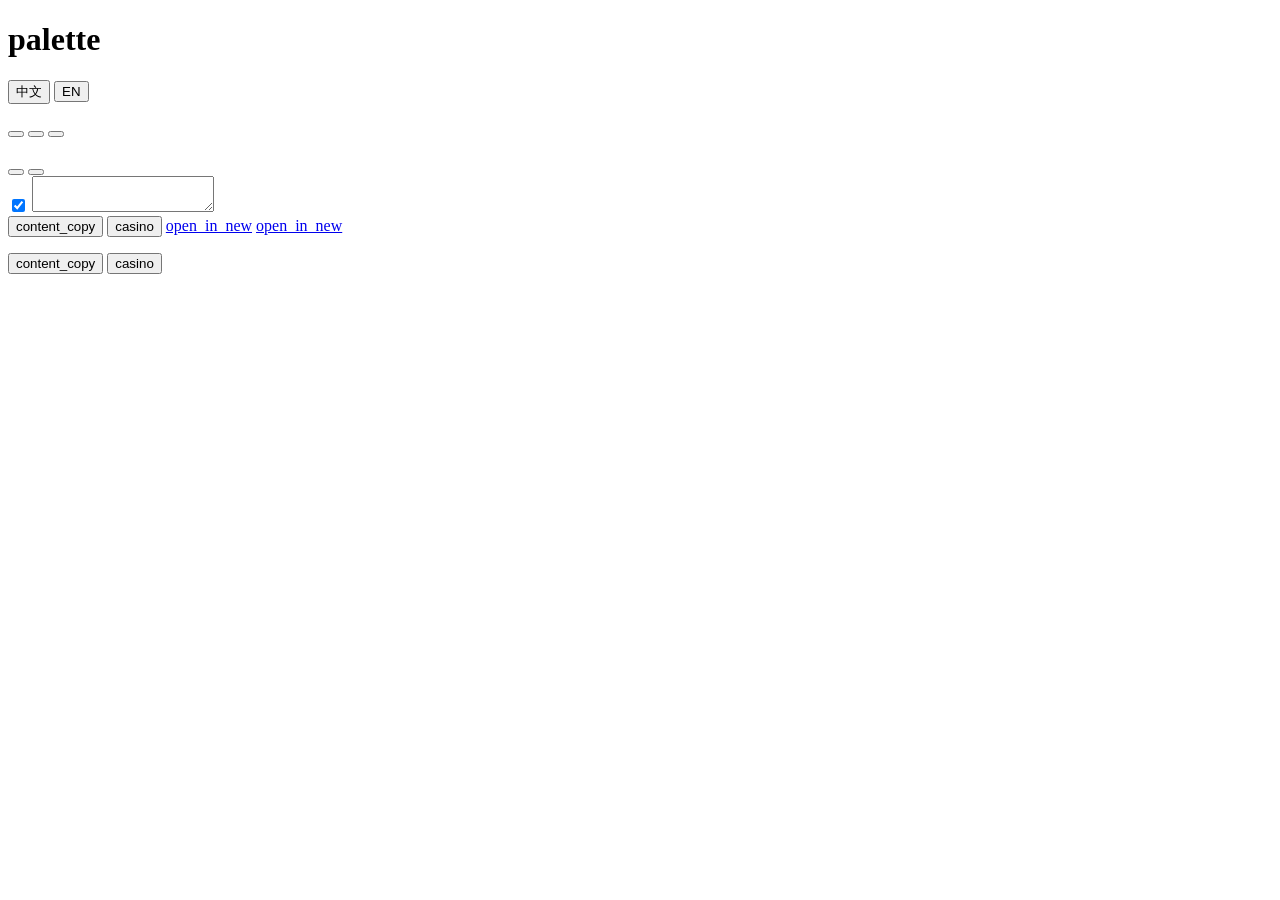
<file: _build/template.html>
<!doctype html>
<html lang="zh-Hant">
<head>
<meta charset="utf-8">
<meta name="viewport" content="width=device-width, initial-scale=1">
<title>提示詞填空小工具</title>
<link rel="preconnect" href="https://fonts.googleapis.com">
<link rel="stylesheet" href="https://fonts.googleapis.com/css2?family=Material+Symbols+Outlined:opsz,wght,FILL,GRAD@24,400,0,0&icon_names=__ICON_NAMES__&display=block">
<style>
/*__STYLE__*/
</style>
</head>
<body>
<div class="wrap">
  <header class="top">
    <div class="toprow">
      <h1><span class="mi">palette</span><span data-ui="h1"></span></h1>
      <div class="seg" role="group" aria-label="Interface language / 介面語言">
        <button type="button" id="uiZh" aria-pressed="true">中文</button>
        <button type="button" id="uiEn" aria-pressed="false">EN</button>
      </div>
    </div>
    <p data-ui="intro"></p>
    <div class="tabs" role="tablist">
      <button class="tab" role="tab" data-tab="person" aria-selected="true" data-ui="tabPerson"></button>
      <button class="tab" role="tab" data-tab="scene" aria-selected="false" data-ui="tabScene"></button>
      <button class="tab" role="tab" data-tab="both" aria-selected="false" data-ui="tabBoth"></button>
    </div>
  </header>

  <div class="layout">
    <main id="cards"></main>

    <aside class="panel">
      <section class="box">
        <h2 data-ui="outTitle"></h2>
        <div class="row" style="margin-top:0;align-items:center;padding-left:0">
          <div class="seg" role="group">
            <button type="button" id="langZh" aria-pressed="true" data-ui="langZh"></button>
            <button type="button" id="langEn" aria-pressed="false" data-ui="langEn"></button>
          </div>
        </div>
        <label class="check"><input type="checkbox" id="prefix" checked><span data-ui="prefixLabel"></span></label>
        <textarea id="out" readonly></textarea>
        <div id="miss" class="miss" hidden></div>
        <div id="transNote" class="miss" hidden data-ui="transNote"></div>
        <div class="row stack">
          <button type="button" class="btn primary" id="copy"><span class="mi">content_copy</span><span data-ui="btnCopy"></span></button>
          <button type="button" class="btn ghost" id="random"><span class="mi">casino</span><span data-ui="btnRandom"></span></button>
          <a class="btn teal" id="openGemini" href="https://gemini.google.com/app" target="_blank" rel="noopener noreferrer"><span class="mi">open_in_new</span><span data-ui="btnGemini"></span></a>
          <a class="btn teal" id="openGpt" href="https://chatgpt.com/" target="_blank" rel="noopener noreferrer"><span class="mi">open_in_new</span><span data-ui="btnGpt"></span></a>
        </div>
        <p class="note" data-ui="tip"></p>
        <div id="copyStatus" class="status" role="status" aria-live="polite"></div>
      </section>
    </aside>
  </div>
  <footer data-ui="footer"></footer>
</div>

<div class="mobilebar">
  <button type="button" class="btn primary" id="copyM"><span class="mi">content_copy</span><span data-ui="btnCopy"></span></button>
  <button type="button" class="btn ghost" id="randomM"><span class="mi">casino</span><span data-ui="btnRandom"></span></button>
</div>

<button type="button" class="btn primary fab" id="fbFab" hidden><span class="mi">chat</span><span data-ui="btnReopen"></span></button>

<dialog id="fbDialog" aria-labelledby="fbTitle">
  <form id="fbForm" novalidate>
    <h2 id="fbTitle" data-ui="modalTitle"></h2>
    <p class="note" data-ui="modalIntro"></p>
    <p class="note" data-ui="fbNote"></p>

    <p class="fbpart" data-ui="fbPart1"></p>
    <div class="q"><p data-ui="qWait"></p><div class="pick" id="qChange" role="group"></div></div>
    <div class="q"><p data-ui="q1"></p><div class="scale" id="qHelpful" role="group"></div></div>

    <p class="fbpart" data-ui="fbPart2"></p>
    <div class="q"><p data-ui="q2"></p><div class="pick" id="qWorked" role="group"></div></div>
    <div class="q"><p data-ui="q3"></p><div class="pick" id="qAi" role="group"></div></div>
    <label class="field"><span data-ui="q4"></span><textarea id="qComment" rows="3" maxlength="600" data-ui-ph="q4Ph"></textarea></label>
    <label class="check"><input type="checkbox" id="qSendPrompt"><span data-ui="consent"></span></label>

    <div class="fbtn">
      <button type="submit" class="btn primary" id="fbSubmit"><span class="mi">send</span><span data-ui="submit"></span></button>
      <button type="button" class="btn ghost" id="fbLater"><span class="mi">close</span><span data-ui="btnLater"></span></button>
    </div>
    <div id="fbStatus" class="status" role="status" aria-live="polite"></div>
  </form>
</dialog>

<script>
'use strict';
/* ===== 老師設定區（回收學生的小問卷）=====
   不用 Google 表單。把下面三項依你選的服務填好（步驟請看 README.md）：
   - Web3Forms：ENDPOINT 'https://api.web3forms.com/submit'，EXTRA 填 { access_key: '你的金鑰', subject: '提示詞工具回饋' }
   - Formspree：ENDPOINT 'https://formspree.io/f/你的代號'
   - Supabase：ENDPOINT 'https://專案.supabase.co/rest/v1/feedback'，HEADERS 填 apikey 與 Authorization
   沒填 ENDPOINT 的話，學生按「送出」只會看到提示，不會真的傳送。 */
const CONFIG = {
  ENDPOINT: 'https://api.web3forms.com/submit',
  HEADERS: {},
  EXTRA: { access_key: '6b141ce7-a34b-4608-98ea-0edbdde5c45f', subject: '提示詞工具回饋' }
};

const DATA = __DATA__;
const ZH = DATA.ui.zh;   /* 提示詞本身的固定文字、問卷送出的值，一律用中文那一份 */
const STORE = 'prompt-tool-person-v1';

const GROUPS = {};
DATA.cards.forEach(c => c.groups.forEach(g => { GROUPS[g.key] = g; }));

/* 三個分頁各自顯示哪幾張卡片；選的內容三個分頁共用 */
const TAB_CARDS = {
  person: ['style', 'subject'],
  scene: ['style', 'scene', 'camera', 'light', 'avoid'],
  both: ['style', 'subject', 'scene', 'camera', 'light', 'avoid']
};
function visibleCards() { return TAB_CARDS[state.tab].map(k => DATA.cards.find(c => c.key === k)).filter(Boolean); }
function groupVisible(g) { return !g.tabs || g.tabs.indexOf(state.tab) >= 0; }
function optVisible(o) { return !o.tabs || o.tabs.indexOf(state.tab) >= 0; }
function visibleGroupKeys() {
  const keys = [];
  visibleCards().forEach(c => c.groups.forEach(g => { if (groupVisible(g)) keys.push(g.key); }));
  return keys;
}

/* Material Symbols 載入成功才顯示圖示 */
if (document.fonts && document.fonts.load) {
  document.fonts.load('24px "Material Symbols Outlined"', 'palette').then(function (f) {
    if (f && f.length) document.documentElement.classList.add('mi-ready');
  }).catch(function () {});
}

/* ---------- 狀態 ---------- */
function defaultUi() {
  const l = (navigator.language || 'zh').toLowerCase();
  return l.indexOf('zh') === 0 ? 'zh' : 'en';
}
function defaults() {
  const sel = {};
  Object.keys(GROUPS).forEach(k => { sel[k] = (DATA.defaults[k] || []).slice(); });
  const ui = defaultUi();
  return { sel: sel, text: {}, gtext: {}, lang: ui === 'en' ? 'en' : 'zh', ui: ui, prefix: true, tab: 'person' };
}
function loadState() {
  const d = defaults();
  try {
    const s = JSON.parse(localStorage.getItem(STORE) || 'null');
    if (s && s.sel) {
      Object.keys(d.sel).forEach(k => { if (Array.isArray(s.sel[k])) d.sel[k] = s.sel[k].filter(id => GROUPS[k].opts.some(o => o.id === id)); });
      d.text = s.text || {};
      d.gtext = s.gtext || {};
      d.lang = s.lang === 'en' ? 'en' : 'zh';
      d.ui = s.ui === 'zh' || s.ui === 'en' ? s.ui : d.ui;
      d.prefix = s.prefix !== false;
      d.tab = TAB_CARDS[s.tab] ? s.tab : 'person';
    }
  } catch (e) { /* 瀏覽器不給存也沒關係 */ }
  return d;
}
let state = loadState();
let UI = DATA.ui[state.ui];
function save() { try { localStorage.setItem(STORE, JSON.stringify(state)); } catch (e) {} }
function isEn() { return state.ui === 'en'; }
function L(zh, en) { return isEn() && en ? en : zh; }

function el(tag, cls, text) {
  const n = document.createElement(tag);
  if (cls) n.className = cls;
  if (text != null) n.textContent = text;
  return n;
}
function picked(key) {
  return state.sel[key].map(id => GROUPS[key].opts.find(o => o.id === id)).filter(Boolean).filter(optVisible);
}

function applyUi() {
  UI = DATA.ui[state.ui];
  document.documentElement.lang = isEn() ? 'en' : 'zh-Hant';
  document.title = UI.pageTitle;
  document.querySelectorAll('[data-ui]').forEach(n => { n.textContent = UI[n.dataset.ui]; });
  document.querySelectorAll('[data-ui-ph]').forEach(n => { n.placeholder = UI[n.dataset.uiPh]; });
  document.getElementById('out').placeholder = UI.outPlaceholder;
  document.getElementById('uiZh').setAttribute('aria-pressed', isEn() ? 'false' : 'true');
  document.getElementById('uiEn').setAttribute('aria-pressed', isEn() ? 'true' : 'false');
}

/* ---------- 畫面 ---------- */
function inkFor(hex) {
  const m = /^#?([0-9a-f]{6})$/i.exec(hex || '');
  if (!m) return '#fff';
  const n = parseInt(m[1], 16);
  const lum = (0.299 * (n >> 16) + 0.587 * ((n >> 8) & 255) + 0.114 * (n & 255)) / 255;
  return lum > 0.62 ? '#3F2D25' : '#FFFFFF';
}
function makeOption(g, opt) {
  const label = isEn() ? (opt.labelEn || opt.en) : opt.zh;
  const b = el('button', g.view === 'tile' ? 'tile' : 'chip');
  b.type = 'button';
  b.dataset.group = g.key;
  b.dataset.id = opt.id;
  b.setAttribute('aria-pressed', 'false');
  if (g.view === 'tile') {
    const th = el('span', 'thumb');
    if (opt.icon) th.appendChild(el('span', 'mi', opt.icon));
    const img = new Image();
    img.alt = '';
    img.onload = function () { th.insertBefore(img, th.firstChild); th.classList.add('has-img'); };
    img.src = 'img/' + opt.id + '.jpg';
    b.appendChild(th);
    b.appendChild(el('span', 'lbl', label));
    b.appendChild(el('span', 'sub', isEn() ? opt.zh : opt.en));
  } else {
    b.textContent = label;
    if (opt.color) {
      b.classList.add('color');
      b.style.background = opt.color;
      b.style.color = inkFor(opt.color);
      b.style.borderColor = opt.color;
    }
  }
  b.addEventListener('click', function () { toggle(g, opt.id); });
  return b;
}

function textInput(cls, getVal, setVal, placeholder, label) {
  const inp = el('input', cls);
  inp.type = 'text';
  inp.maxLength = 80;
  inp.placeholder = placeholder;
  if (label) inp.setAttribute('aria-label', label);
  inp.value = getVal() || '';
  inp.addEventListener('input', function () { setVal(inp.value); save(); updatePreview(); queueTranslate(); });
  return inp;
}

function buildCards() {
  const root = document.getElementById('cards');
  root.innerHTML = '';
  visibleCards().forEach((card, idx) => {
    const sec = el('section', 'card');
    const h = el('h2');
    h.appendChild(el('span', 'num', String(idx + 1)));
    h.appendChild(document.createTextNode(L(card.title, card.titleEn)));
    sec.appendChild(h);
    sec.appendChild(el('p', 'hint', L(card.hint, card.hintEn)));
    card.groups.filter(groupVisible).forEach(g => {
      const fs = el('fieldset');
      const legend = L(g.label, g.labelEn);
      fs.appendChild(el('legend', null, legend));
      const wrap = el('div', g.view === 'tile' ? 'tiles' : 'opts');
      g.opts.filter(optVisible).forEach(opt => wrap.appendChild(makeOption(g, opt)));
      fs.appendChild(wrap);
      if (g.custom) {
        fs.appendChild(textInput('gcustom', () => state.gtext[g.key], v => { state.gtext[g.key] = v; }, UI.customPh, legend + ': ' + UI.customPh));
      }
      sec.appendChild(fs);
    });
    if (card.text) {
      const lab = el('label', 'field');
      lab.appendChild(el('span', null, L(card.text.label, card.text.labelEn)));
      lab.appendChild(textInput(null, () => state.text[card.text.key], v => { state.text[card.text.key] = v; }, L(card.text.placeholder, card.text.placeholderEn)));
      sec.appendChild(lab);
    }
    root.appendChild(sec);
  });
}

function toggle(g, id) {
  const cur = state.sel[g.key];
  const i = cur.indexOf(id);
  if (g.mode === 'single') {
    state.sel[g.key] = i >= 0 ? [] : [id];
  } else if (i >= 0) {
    cur.splice(i, 1);
  } else {
    if (cur.length >= (g.max || 99)) cur.shift();
    cur.push(id);
  }
  save();
  refresh();
}

function refresh() {
  document.querySelectorAll('[data-group]').forEach(b => {
    const on = state.sel[b.dataset.group].indexOf(b.dataset.id) >= 0;
    b.setAttribute('aria-pressed', on ? 'true' : 'false');
    b.classList.toggle('on', on);
  });
  updatePreview();
}

/* ---------- 自己寫的文字：英文版用瀏覽器內建翻譯（沒有就維持原文） ---------- */
const trans = {};
let translator = null;
let translatorGaveUp = false;
const CJK = /[㐀-鿿]/;

function customStrings() {
  const out = [];
  const vis = visibleGroupKeys();
  vis.forEach(k => { const v = (state.gtext[k] || '').trim(); if (v) out.push(v); });
  visibleCards().forEach(c => { if (c.text) { const v = (state.text[c.text.key] || '').trim(); if (v) out.push(v); } });
  return out.filter(v => CJK.test(v));
}
function withTimeout(p, ms) {
  return Promise.race([p, new Promise((_, reject) => setTimeout(() => reject(new Error('timeout')), ms))]);
}
async function ensureTranslator() {
  if (translator || translatorGaveUp) return translator;
  if (!('Translator' in self)) { translatorGaveUp = true; return null; }
  for (const src of ['zh-Hant', 'zh']) {
    try {
      const opts = { sourceLanguage: src, targetLanguage: 'en' };
      const a = await withTimeout(Translator.availability(opts), 5000);
      if (a === 'unavailable') continue;
      translator = await withTimeout(Translator.create(opts), 90000);
      return translator;
    } catch (e) { /* 下載模型需要點擊動作，或太久沒回應，下次再試 */ }
  }
  return null;
}
async function translatePending() {
  if (state.lang !== 'en') return;
  const todo = customStrings().filter(v => !(v in trans));
  if (todo.length) {
    const tl = await ensureTranslator();
    if (tl) {
      for (const v of todo) {
        try { trans[v] = await tl.translate(v); } catch (e) { /* 這句翻不了就維持原文 */ }
      }
    }
  }
  updatePreview();
}
let translateTimer = null;
function queueTranslate() {
  if (state.lang !== 'en') return;
  clearTimeout(translateTimer);
  translateTimer = setTimeout(translatePending, 600);
}
function tr(raw, lang) { return lang === 'en' && trans[raw] ? trans[raw] : raw; }

/* ---------- 組提示詞（提示詞的語言和介面語言各自獨立） ---------- */
function words(keys, lang) {
  const out = [];
  const vis = visibleGroupKeys();
  keys.filter(k => vis.indexOf(k) >= 0).forEach(k => {
    picked(k).forEach(o => out.push(lang === 'zh' ? o.zh : o.en));
    const own = (state.gtext[k] || '').trim();
    if (own) out.push(tr(own, lang));
  });
  return out;
}
/* 髮色、髮長、髮型組成一句：黑色長髮，直髮 / long black hair, straight hair */
function hairPhrases(lang) {
  const c = picked('hairColor')[0];
  const l = picked('hairLength')[0];
  const st = picked('hairStyle')[0];
  const out = [];
  const cw = c ? (lang === 'zh' ? c.zh : c.en) : '';
  const lw = l ? (lang === 'zh' ? l.zh : l.en) : '';
  if (lang === 'zh') {
    if (cw && lw) out.push(cw + lw);
    else if (cw) out.push(cw + DATA.ui.zh.hairWord);
    else if (lw) out.push(lw);
  } else {
    const adj = [lw, cw].filter(Boolean).join(' ');
    if (adj) out.push(adj + ' ' + DATA.ui.en.hairWord);
  }
  if (st) out.push(lang === 'zh' ? st.zh : st.en);
  ['hairColor', 'hairLength', 'hairStyle'].forEach(k => { const v = (state.gtext[k] || '').trim(); if (v) out.push(tr(v, lang)); });
  return out;
}
function compose() {
  const lang = state.lang;
  const lab = lang === 'zh' ? ZH.labZh : ZH.labEn;
  const head = lang === 'zh' ? ZH.headZh : ZH.headEn;
  const sep = lang === 'zh' ? '，' : ', ';
  const csep = lang === 'zh' ? '、' : ', ';
  const colon = lang === 'zh' ? '：' : ': ';
  const lines = [];
  function add(label, parts, s) {
    const p = parts.filter(Boolean);
    if (p.length) lines.push(label + colon + p.join(s));
  }
  const t = function (k) { return tr((state.text[k] || '').trim(), lang); };
  const hasSubject = TAB_CARDS[state.tab].indexOf('subject') >= 0;
  const hasScene = TAB_CARDS[state.tab].indexOf('scene') >= 0;
  add(lab[4], words(['style'], lang), csep);
  add(lab[5], words(['ratio'], lang), csep);
  if (hasSubject) {
    const subject = words(['type', 'proportion', 'build'], lang)
      .concat(hairPhrases(lang))
      .concat(words(['eyes', 'outfit', 'accessory', 'mood'], lang))
      .concat([t('extra')]);
    add(lab[0], subject, sep);
  }
  if (hasScene) {
    add(lab[1], words(['place'], lang).concat([t('placeText')]), sep);
    add(lab[2], words(['distance', 'sceneDistance', 'angle'], lang), csep);
    add(lab[3], words(['light'], lang), csep);
    add(lab[6], words(['avoid'], lang).concat([t('avoidText')]), csep);
  }
  if (!lines.length) return '';
  return (state.prefix ? head + '\n' : '') + lines.join('\n');
}

const MISS_KEYS = [['type'], ['place'], ['distance', 'sceneDistance'], ['angle'], ['light'], ['style']];
function updatePreview() {
  const text = compose();
  document.getElementById('out').value = text;
  const vis = visibleGroupKeys();
  const miss = [];
  MISS_KEYS.forEach((keys, i) => {
    const seen = keys.filter(k => vis.indexOf(k) >= 0);
    if (seen.length && seen.every(k => !picked(k).length && !(state.gtext[k] || '').trim())) miss.push(UI.missNames[i]);
  });
  const box = document.getElementById('miss');
  if (text && miss.length) {
    const sp = isEn() ? ' ' : '';
    box.hidden = false;
    box.textContent = UI.missPrefix + sp + miss.join(isEn() ? ', ' : '、') + sp + UI.missSuffix;
  } else {
    box.hidden = true;
  }
  const note = document.getElementById('transNote');
  note.hidden = !(state.lang === 'en' && customStrings().some(v => !trans[v]));
  document.getElementById('langZh').setAttribute('aria-pressed', state.lang === 'zh' ? 'true' : 'false');
  document.getElementById('langEn').setAttribute('aria-pressed', state.lang === 'en' ? 'true' : 'false');
  document.getElementById('prefix').checked = state.prefix;
}

/* ---------- 複製 ---------- */
function setCopyStatus(msg, ok) {
  const s = document.getElementById('copyStatus');
  s.textContent = msg;
  s.className = 'status ' + (ok ? 'ok' : 'err');
  clearTimeout(setCopyStatus.t);
  setCopyStatus.t = setTimeout(function () { s.textContent = ''; }, 3500);
}
async function copyPrompt() {
  const text = compose();
  if (!text) { setCopyStatus(UI.copyEmpty, false); return false; }
  try {
    await navigator.clipboard.writeText(text);
  } catch (e) {
    const out = document.getElementById('out');
    out.focus();
    out.select();
    let ok = false;
    try { ok = document.execCommand('copy'); } catch (e2) { ok = false; }
    if (!ok) { setCopyStatus(UI.copyFail, false); return false; }
  }
  setCopyStatus(UI.copyOk, true);
  maybeShowFeedback();
  return true;
}

/* ---------- 隨機 ---------- */
function randomFill() {
  const vis = visibleGroupKeys();
  ['type', 'proportion', 'build', 'hairColor', 'hairLength', 'hairStyle', 'eyes', 'outfit', 'accessory', 'mood', 'place', 'distance', 'sceneDistance', 'angle', 'light', 'style', 'ratio'].filter(k => vis.indexOf(k) >= 0).forEach(k => {
    const opts = GROUPS[k].opts.filter(optVisible);
    if (!opts.length) return;
    state.sel[k] = [opts[Math.floor(Math.random() * opts.length)].id];
  });
  /* 馬尾、雙馬尾要有一定長度，隨機時避免「短髮＋馬尾」 */
  if (['hs_twin', 'hs_pony', 'hs_side'].indexOf((state.sel.hairStyle || [])[0]) >= 0 && (state.sel.hairLength || []).length) state.sel.hairLength = ['hl_long'];
  save();
  refresh();
}

/* ---------- 複製後跳出的小問卷（送出的值一律用中文，方便統計） ---------- */
const fb = { change: '', helpful: '', worked: '', ai: '' };
let fbShown = false;
function getSession(k) { try { return sessionStorage.getItem(k) === '1'; } catch (e) { return false; } }
function setSession(k) { try { sessionStorage.setItem(k, '1'); } catch (e) {} }
let fbDone = getSession('pt-fb-done');

function buildChoices(id, key, labels, values, withNumber) {
  const wrap = document.getElementById(id);
  wrap.innerHTML = '';
  labels.forEach(function (label, i) {
    const b = el('button');
    b.type = 'button';
    const value = withNumber ? String(i + 1) : (values[i] || label);
    b.setAttribute('aria-pressed', fb[key] === value ? 'true' : 'false');
    if (withNumber) {
      b.appendChild(document.createTextNode(String(i + 1)));
      b.appendChild(el('small', null, label));
    } else {
      b.textContent = label;
    }
    b.addEventListener('click', function () {
      const same = fb[key] === value;
      fb[key] = same ? '' : value;
      wrap.querySelectorAll('button').forEach(x => x.setAttribute('aria-pressed', !same && x === b ? 'true' : 'false'));
    });
    wrap.appendChild(b);
  });
}
function buildAllChoices() {
  buildChoices('qChange', 'change', UI.qWaitOpts, ZH.qWaitOpts, false);
  buildChoices('qHelpful', 'helpful', UI.q1Opts, ZH.q1Opts, true);
  buildChoices('qWorked', 'worked', UI.q2Opts, ZH.q2Opts, false);
  buildChoices('qAi', 'ai', UI.q3Opts, ZH.q3Opts, false);
}
function fbMsg(msg, ok) {
  const s = document.getElementById('fbStatus');
  s.textContent = msg;
  s.className = 'status ' + (ok ? 'ok' : 'err');
}
function openDialog() {
  const d = document.getElementById('fbDialog');
  document.getElementById('fbFab').hidden = true;
  if (d.showModal) d.showModal(); else d.setAttribute('open', '');
}
function closeDialog() {
  const d = document.getElementById('fbDialog');
  if (d.close) d.close(); else d.removeAttribute('open');
}
function maybeShowFeedback() {
  if (fbDone || fbShown) return;
  fbShown = true;
  openDialog();
}
async function submitFeedback(ev) {
  ev.preventDefault();
  if (!fb.helpful) { fbMsg(UI.fbNeedQ1, false); return; }
  if (!CONFIG.ENDPOINT) { fbMsg(UI.fbNoForm, false); return; }
  const payload = Object.assign({}, CONFIG.EXTRA, {
    tool: 'prompt-tool',
    tab: state.tab,
    lang: state.lang,
    ui: state.ui,
    helpful: fb.helpful,
    worked: fb.worked,
    ai: fb.ai,
    change: fb.change,
    comment: document.getElementById('qComment').value.trim()
  });
  if (document.getElementById('qSendPrompt').checked) payload.prompt = compose();
  const btn = document.getElementById('fbSubmit');
  btn.disabled = true;
  try {
    const res = await fetch(CONFIG.ENDPOINT, {
      method: 'POST',
      headers: Object.assign({ 'Content-Type': 'application/json', 'Accept': 'application/json' }, CONFIG.HEADERS),
      body: JSON.stringify(payload)
    });
    if (!res.ok) throw new Error('HTTP ' + res.status);
    fbDone = true;
    setSession('pt-fb-done');
    fbMsg(UI.fbOk, true);
    setTimeout(closeDialog, 1500);
  } catch (e) {
    fbMsg(UI.fbErr, false);
    btn.disabled = false;
  }
}

/* ---------- 分頁、介面語言 ---------- */
function updateTabs() {
  document.querySelectorAll('.tab').forEach(b => b.setAttribute('aria-selected', b.dataset.tab === state.tab ? 'true' : 'false'));
}
function setTab(t) {
  state.tab = t;
  save();
  buildCards();
  updateTabs();
  refresh();
  queueTranslate();
}
function setUi(l) {
  if (state.ui === l) return;
  state.ui = l;
  state.lang = l === 'en' ? 'en' : 'zh';   /* 換介面語言時，提示詞語言跟著換（之後還是可以再改） */
  save();
  applyUi();
  buildCards();
  buildAllChoices();
  refresh();
  translatePending();
}

/* ---------- 啟動 ---------- */
applyUi();
buildCards();
buildAllChoices();
updateTabs();
refresh();
document.querySelectorAll('.tab').forEach(b => b.addEventListener('click', function () { setTab(b.dataset.tab); }));
document.getElementById('uiZh').addEventListener('click', function () { setUi('zh'); });
document.getElementById('uiEn').addEventListener('click', function () { setUi('en'); });
document.getElementById('langZh').addEventListener('click', function () { state.lang = 'zh'; save(); updatePreview(); });
document.getElementById('langEn').addEventListener('click', function () { state.lang = 'en'; save(); updatePreview(); translatePending(); });
document.getElementById('prefix').addEventListener('change', function (e) { state.prefix = e.target.checked; save(); updatePreview(); });
document.getElementById('copy').addEventListener('click', copyPrompt);
document.getElementById('copyM').addEventListener('click', copyPrompt);
document.getElementById('openGemini').addEventListener('click', copyPrompt);
document.getElementById('openGpt').addEventListener('click', copyPrompt);
document.getElementById('random').addEventListener('click', randomFill);
document.getElementById('randomM').addEventListener('click', randomFill);
document.getElementById('fbForm').addEventListener('submit', submitFeedback);
document.getElementById('fbLater').addEventListener('click', closeDialog);
document.getElementById('fbFab').addEventListener('click', openDialog);
document.getElementById('fbDialog').addEventListener('close', function () { if (!fbDone) document.getElementById('fbFab').hidden = false; });
if (state.lang === 'en') queueTranslate();
</script>
</body>
</html>
</file>
